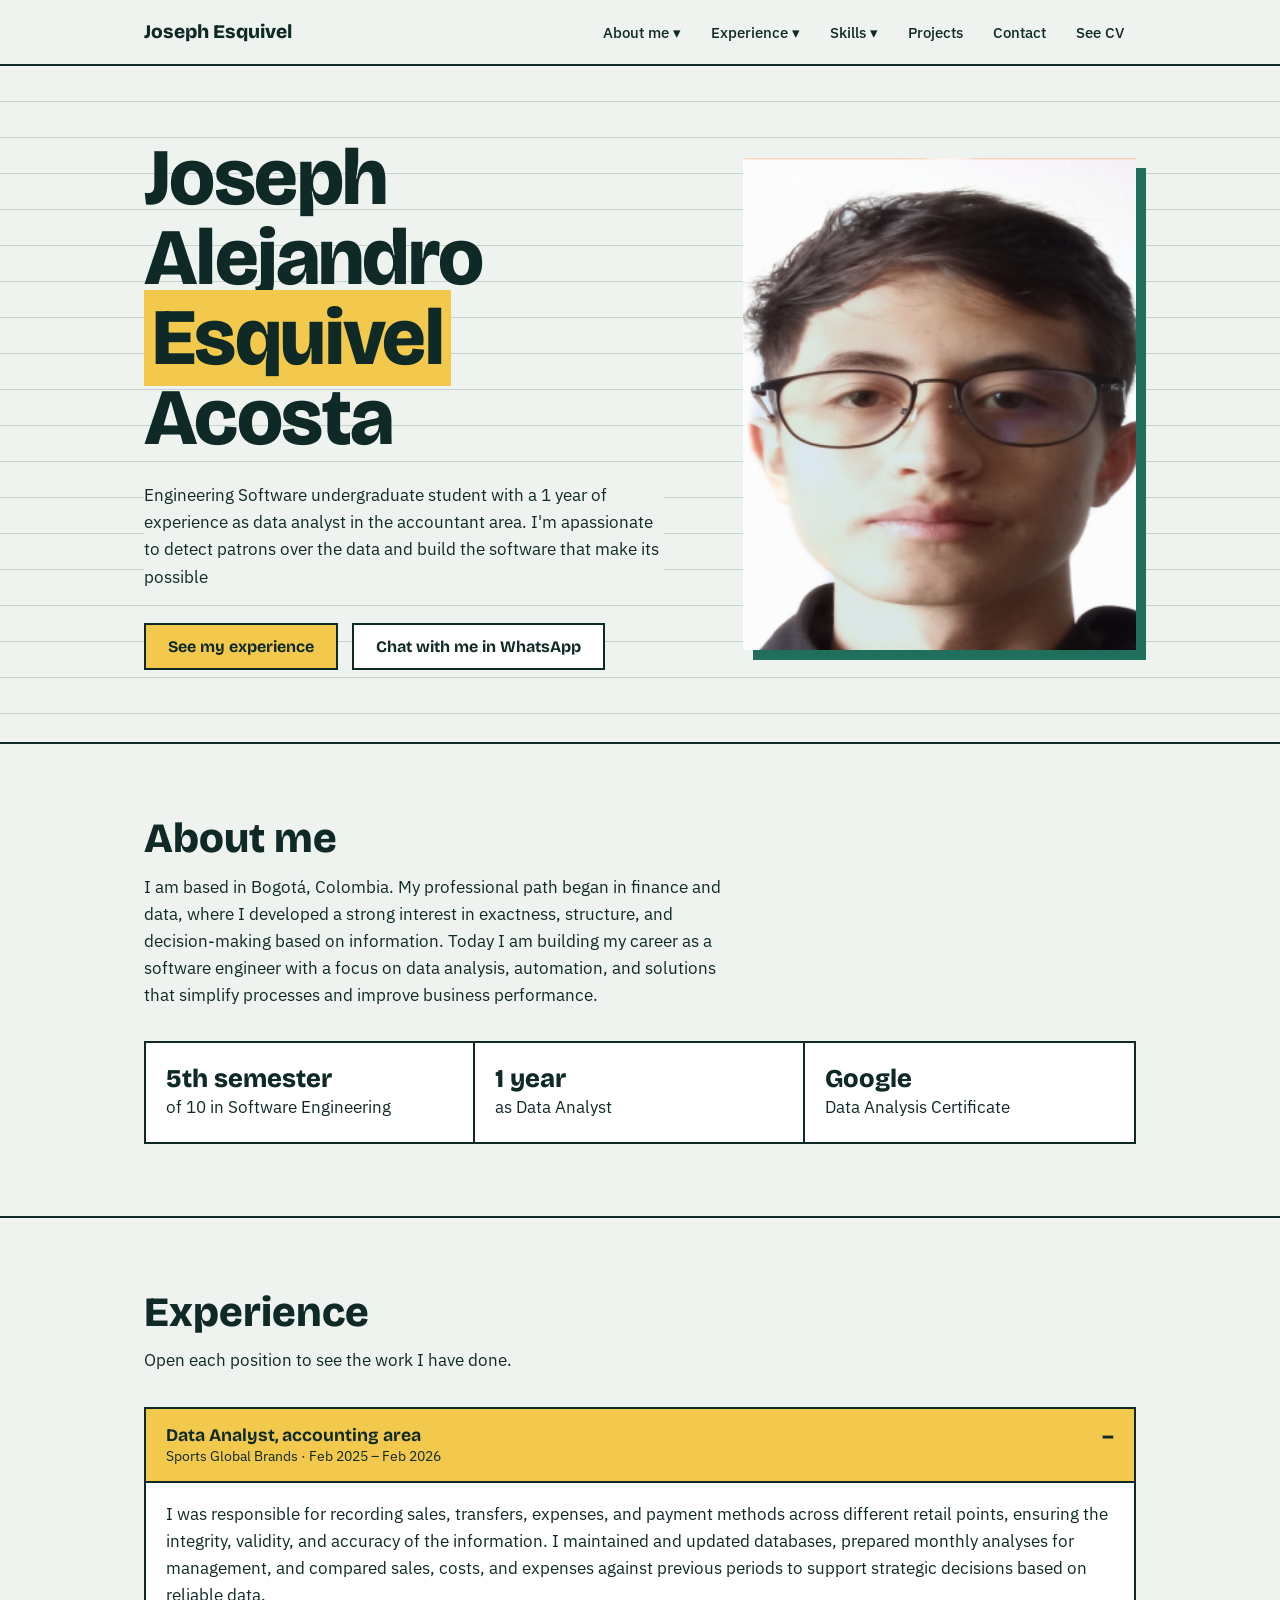
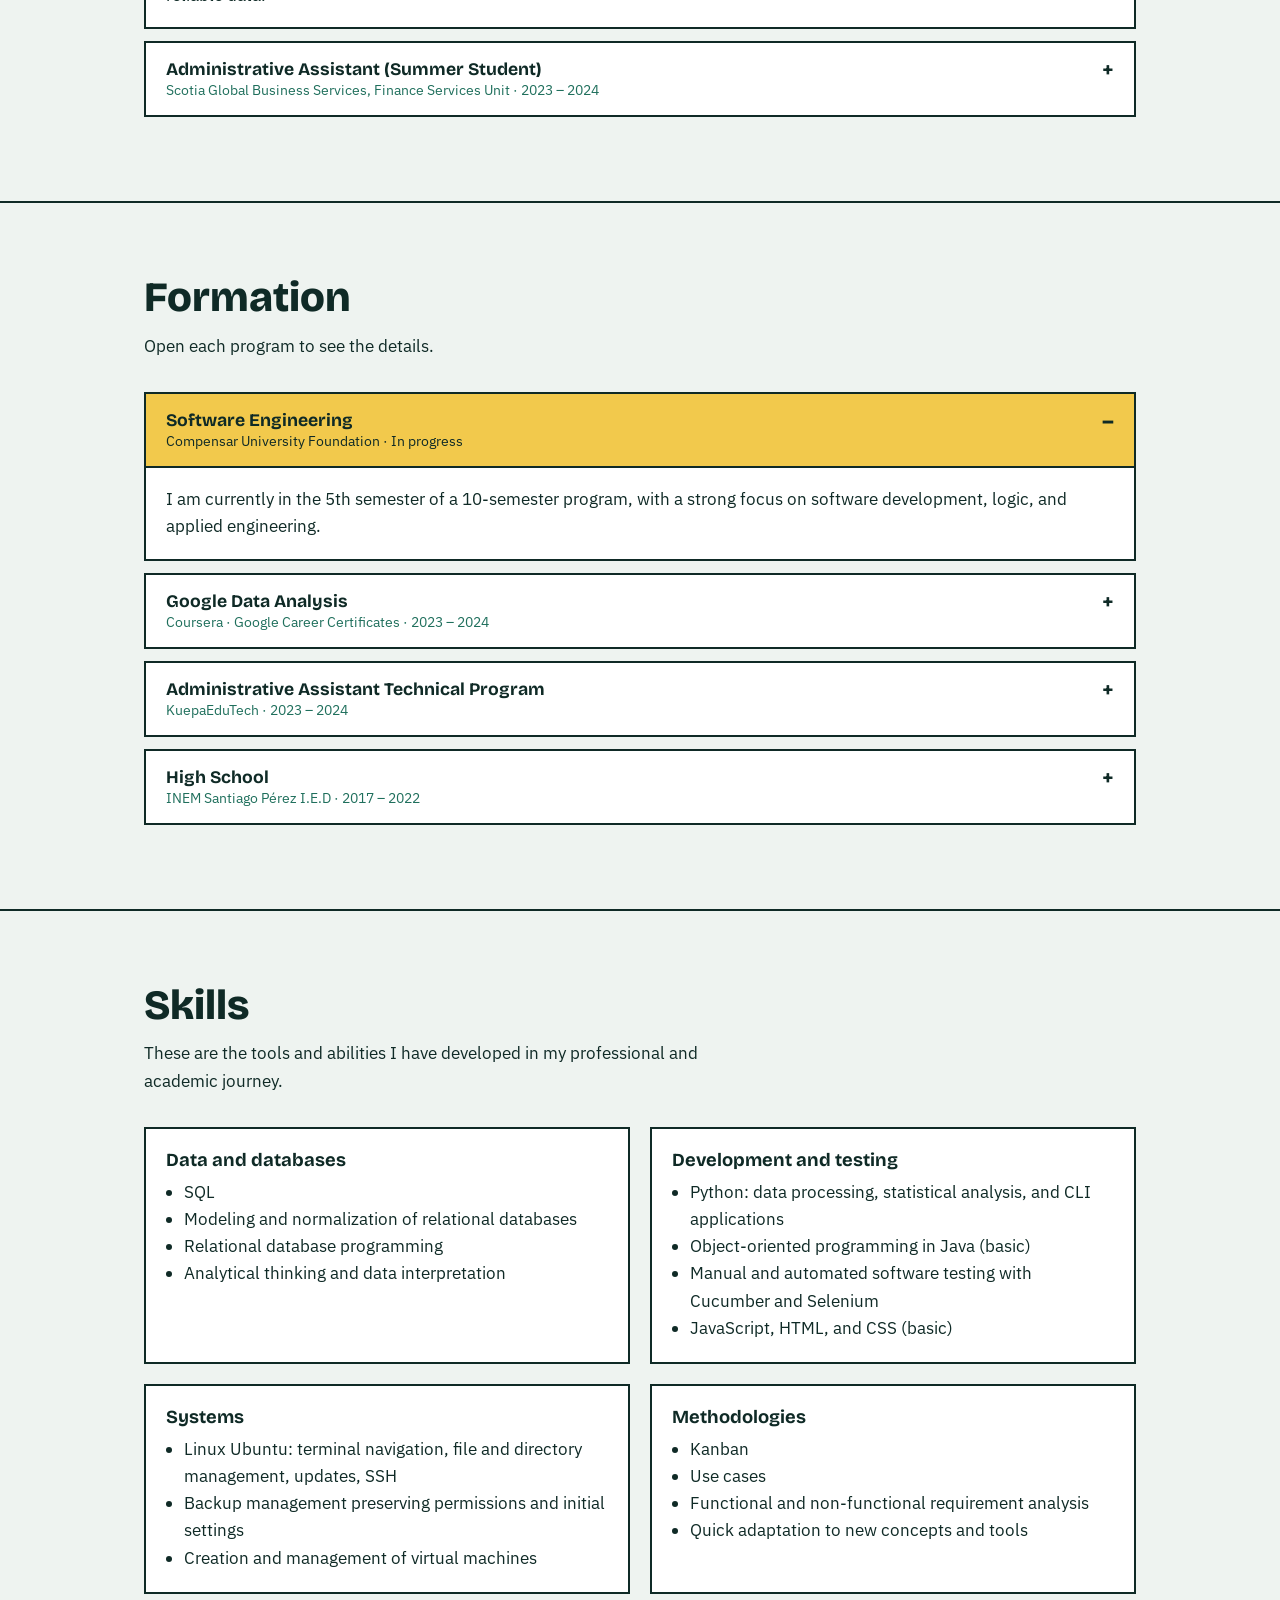
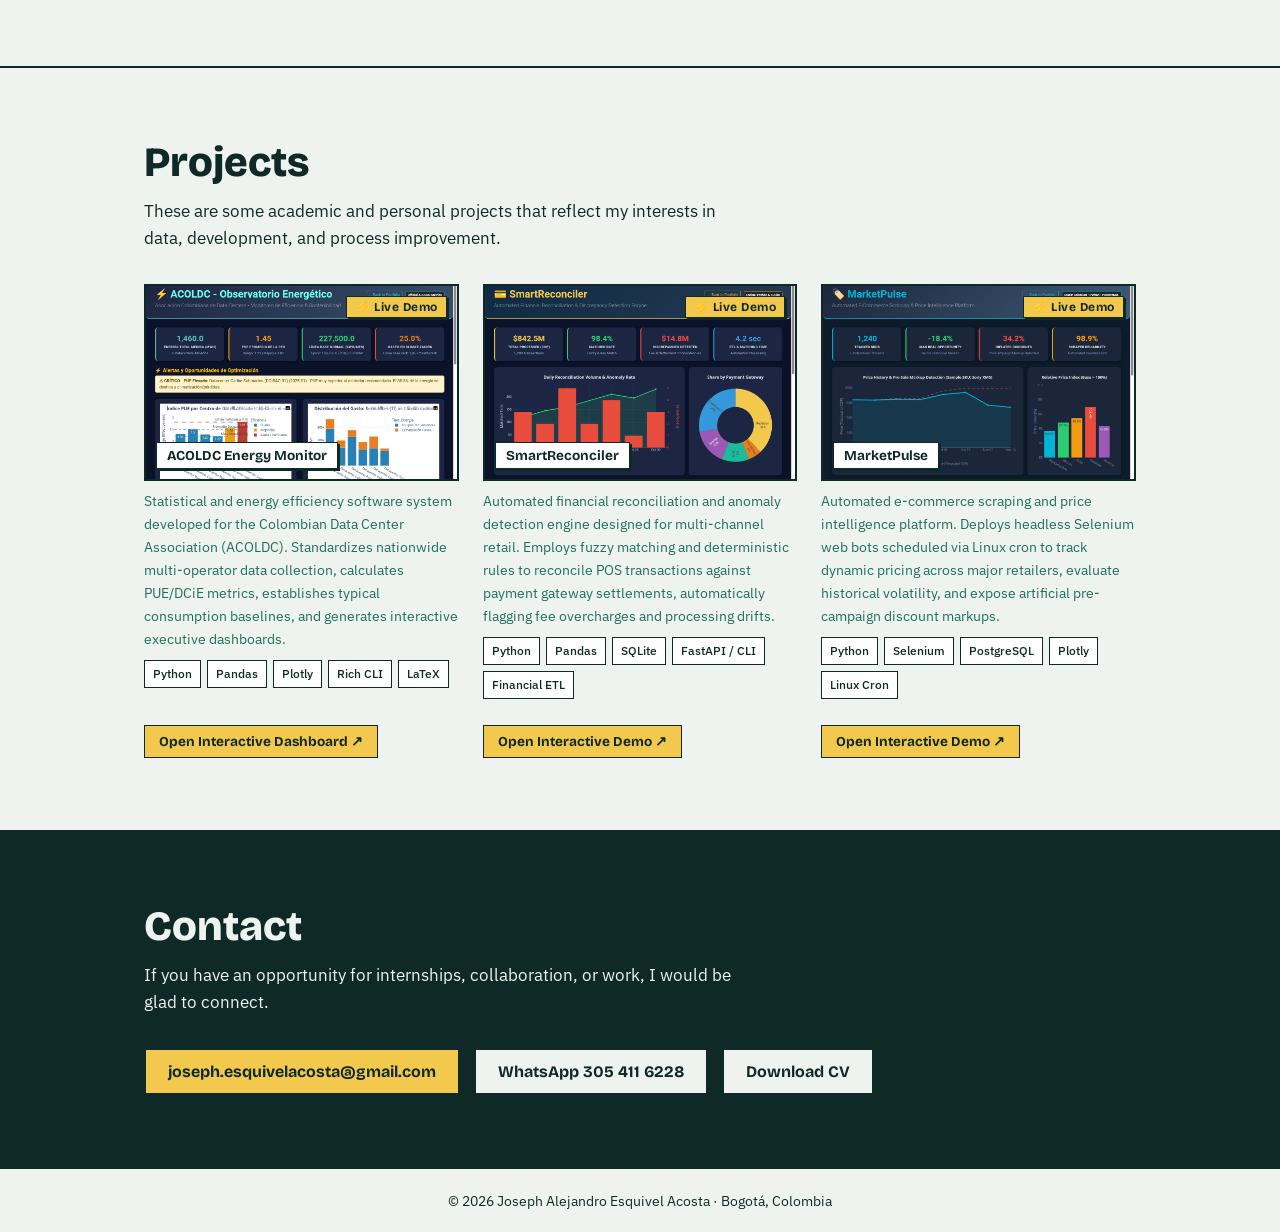
<file: index.html>
<!DOCTYPE html>
<html lang="es">
<head>
<meta charset="UTF-8">
<meta name="viewport" content="width=device-width, initial-scale=1">
<title>Joseph Esquivel | Portafolio</title>
<link rel="preconnect" href="https://fonts.googleapis.com">
<link rel="preconnect" href="https://fonts.gstatic.com" crossorigin>
<link href="https://fonts.googleapis.com/css2?family=Bricolage+Grotesque:wght@500;700;800&family=IBM+Plex+Sans:wght@400;500&display=swap" rel="stylesheet">
<link rel="stylesheet" href="styles.css">
</head>
<body>

<header>
  <nav class="wrap" aria-label="Principal">
    <a class="logo" href="index.html">Joseph Esquivel</a>
    <button class="burger" aria-expanded="false" aria-controls="menu">Menú</button>
    <ul class="menu" id="menu">
      <li>
        <button aria-expanded="false">About me</button>
        <ul class="drop">
          <li><a href="#sobre-mi">Profile<small>Software Engineering, 5th Semester </small></a></li>
          <li><a href="#formacion">Education<small>UCompensar, Google, Kuepa, INEM</small></a></li>
        </ul>
      </li>
      <li>
        <button aria-expanded="false">Experience</button>
        <ul class="drop">
          <li><a href="#sports">Sports Global Brands<small> Data Analyst accountant area · February 2025 –  February 2026</small></a></li>
          <li><a href="#scotia">Scotia Global Business Services<small>Administrative Assistant· 2023 – 2024</small></a></li>
        </ul>
      </li>
      <li>
        <button aria-expanded="false">Skills</button>
        <ul class="drop">
          <li><a href="#habilidades">Data and databases<small>SQL, modeling data, normalization data</small></a></li>
          <li><a href="#habilidades">Development and proves<small>Java, Cucumber, Selenium, web</small></a></li>
          <li><a href="#habilidades">Systems and agile methodologies <small>Linux, SSH, Virtual machines, Kanban</small></a></li>
        </ul>
      </li>
      <li><a href="#proyectos">Projects</a></li>
      <li><a href="#contacto">Contact</a></li>
      <li><a class="btn" href="Joseph%20Esquivel%20CV.pdf" target="_blank" rel="noopener">See CV</a></li>
    </ul>
  </nav>
</header>

<main>
  <div class="hero" id="inicio">
    <div class="wrap">
      <div>
        <h1>Joseph Alejandro <span>Esquivel</span> Acosta</h1>
        <p class="lead">Engineering Software undergraduate student with a 1 year of experience as data analyst in the accountant area. I'm apassionate to detect patrons over the data and build the software that make its possible</p>
        <div class="cta">
          <a class="btn" href="#experiencia">See my experience</a>
          <a class="btn alt" href="https://wa.me/573054116228" target="_blank" rel="noopener">Chat with me in WhatsApp</a>
        </div>
      </div>
      <img class="photo" src="foto-github.png" alt="Profile photo of Joseph Esquivel">
    </div>
  </div>

  <section id="sobre-mi">
    <div class="wrap">
      <h2>About me</h2>
      <p class="sub">I am based in Bogotá, Colombia. My professional path began in finance and data, where I developed a strong interest in exactness, structure, and decision-making based on information. Today I am building my career as a software engineer with a focus on data analysis, automation, and solutions that simplify processes and improve business performance.</p>
      <div class="stats">
        <div><b>5th semester</b> of 10 in Software Engineering</div>
        <div><b>1 year</b> as Data Analyst</div>
        <div><b>Google</b> Data Analysis Certificate</div>
      </div>
    </div>
  </section>

  <section id="experiencia">
    <div class="wrap">
      <h2>Experience</h2>
      <p class="sub">Open each position to see the work I have done.</p>
      <details id="sports" open>
        <summary><span> Data Analyst, accounting area <em>Sports Global Brands · Feb 2025 – Feb 2026</em></span></summary>
        <div class="det">I was responsible for recording sales, transfers, expenses, and payment methods across different retail points, ensuring the integrity, validity, and accuracy of the information. I maintained and updated databases, prepared monthly analyses for management, and compared sales, costs, and expenses against previous periods to support strategic decisions based on reliable data.</div>
      </details>
      <details id="scotia">
        <summary><span> Administrative Assistant (Summer Student)<em>Scotia Global Business Services, Finance Services Unit · 2023 – 2024</em></span></summary>
        <div class="det">I supported the registration of supplier invoices, assignment of withholding taxes, legalizations, petty cash operations, and accounting support. I created supplier records in the accounting system, managed email follow-ups, and worked with PeopleSoft to validate and organize financial information. In Excel, I performed queries, cleanup, and data manipulation of supplier-related records.</div>
      </details>
    </div>
  </section>

  <section id="formacion">
    <div class="wrap">
      <h2>Formation</h2>
      <p class="sub">Open each program to see the details.</p>
      <details open>
        <summary><span>Software Engineering<em> Compensar University Foundation · In progress</em></span></summary>
        <div class="det">I am currently in the 5th semester of a 10-semester program, with a strong focus on software development, logic, and applied engineering.</div>
      </details>
      <details>
        <summary><span>Google Data Analysis <em>Coursera · Google Career Certificates · 2023 – 2024</em></span></summary>
        <div class="det">I completed a 9-month program focused on data analysis, cleaning, visualization, and decision-making based on metrics and business context.</div>
      </details>
      <details>
        <summary><span>Administrative Assistant Technical Program <em>KuepaEduTech · 2023 – 2024</em></span></summary>
        <div class="det">This program strengthened my administrative, operational, and organizational foundations, especially in the management of information and support processes.</div>
      </details>
      <details>
        <summary><span>High School<em>INEM Santiago Pérez I.E.D · 2017 – 2022</em></span></summary>
        <div class="det">I completed my secondary education with a focus on academic development and the preparation for higher education.</div>
      </details>
    </div>
  </section>

  <section id="habilidades">
    <div class="wrap">
      <h2>Skills</h2>
      <p class="sub">These are the tools and abilities I have developed in my professional and academic journey.</p>
      <div class="skills">
        <article><h3>Data and databases</h3><ul><li>SQL</li><li>Modeling and normalization of relational databases</li><li>Relational database programming</li><li>Analytical thinking and data interpretation</li></ul></article>
        <article><h3>Development and testing</h3><ul><li>Python: data processing, statistical analysis, and CLI applications</li><li>Object-oriented programming in Java (basic)</li><li>Manual and automated software testing with Cucumber and Selenium</li><li>JavaScript, HTML, and CSS (basic)</li></ul></article>
        <article><h3>Systems</h3><ul><li>Linux Ubuntu: terminal navigation, file and directory management, updates, SSH</li><li>Backup management preserving permissions and initial settings</li><li>Creation and management of virtual machines</li></ul></article>
        <article><h3>Methodologies</h3><ul><li>Kanban</li><li>Use cases</li><li>Functional and non-functional requirement analysis</li><li>Quick adaptation to new concepts and tools</li></ul></article>
      </div>
    </div>
  </section>

  <section id="proyectos">
    <div class="wrap">
      <h2>Projects</h2>
      <p class="sub">These are some academic and personal projects that reflect my interests in data, development, and process improvement.</p>
      <div class="wire">
        <div>
          <a href="acoldc-dashboard.html" target="_blank" rel="noopener" class="ph-link" title="Open ACOLDC Interactive Dashboard">
            <div class="ph ph-image">
              <img src="acoldc-preview.png" alt="ACOLDC Energy Monitor Dashboard Preview">
              <span class="live-pill">⚡ Live Demo</span>
              <span class="ph-caption">ACOLDC Energy Monitor</span>
            </div>
          </a>
          <p>Statistical and energy efficiency software system developed for the Colombian Data Center Association (ACOLDC). Standardizes nationwide multi-operator data collection, calculates PUE/DCiE metrics, establishes typical consumption baselines, and generates interactive executive dashboards.</p>
          <div class="tags">
            <span class="tag">Python</span>
            <span class="tag">Pandas</span>
            <span class="tag">Plotly</span>
            <span class="tag">Rich CLI</span>
            <span class="tag">LaTeX</span>
          </div>
          <div>
            <a href="acoldc-dashboard.html" target="_blank" rel="noopener" class="btn-demo">Open Interactive Dashboard ↗</a>
          </div>
        </div>
        <div>
          <a href="smart-reconciler-demo.html" target="_blank" rel="noopener" class="ph-link" title="Open SmartReconciler Interactive Demo">
            <div class="ph ph-image">
              <img src="reconciler-preview.png" alt="SmartReconciler Dashboard Preview">
              <span class="live-pill">⚡ Live Demo</span>
              <span class="ph-caption">SmartReconciler</span>
            </div>
          </a>
          <p>Automated financial reconciliation and anomaly detection engine designed for multi-channel retail. Employs fuzzy matching and deterministic rules to reconcile POS transactions against payment gateway settlements, automatically flagging fee overcharges and processing drifts.</p>
          <div class="tags">
            <span class="tag">Python</span>
            <span class="tag">Pandas</span>
            <span class="tag">SQLite</span>
            <span class="tag">FastAPI / CLI</span>
            <span class="tag">Financial ETL</span>
          </div>
          <div>
            <a href="smart-reconciler-demo.html" target="_blank" rel="noopener" class="btn-demo">Open Interactive Demo ↗</a>
          </div>
        </div>
        <div>
          <a href="market-pulse-demo.html" target="_blank" rel="noopener" class="ph-link" title="Open MarketPulse Interactive Demo">
            <div class="ph ph-image">
              <img src="marketpulse-preview.png" alt="MarketPulse Dashboard Preview">
              <span class="live-pill">⚡ Live Demo</span>
              <span class="ph-caption">MarketPulse</span>
            </div>
          </a>
          <p>Automated e-commerce scraping and price intelligence platform. Deploys headless Selenium web bots scheduled via Linux cron to track dynamic pricing across major retailers, evaluate historical volatility, and expose artificial pre-campaign discount markups.</p>
          <div class="tags">
            <span class="tag">Python</span>
            <span class="tag">Selenium</span>
            <span class="tag">PostgreSQL</span>
            <span class="tag">Plotly</span>
            <span class="tag">Linux Cron</span>
          </div>
          <div>
            <a href="market-pulse-demo.html" target="_blank" rel="noopener" class="btn-demo">Open Interactive Demo ↗</a>
          </div>
        </div>
      </div>
    </div>
  </section>

  <section id="contacto">
    <div class="wrap">
      <h2>Contact</h2>
      <p class="sub">If you have an opportunity for internships, collaboration, or work, I would be glad to connect.</p>
      <div class="cta">
        <a class="btn" href="mailto:joseph.esquivelacosta@gmail.com">joseph.esquivelacosta@gmail.com</a>
        <a class="btn alt" href="https://wa.me/573054116228" target="_blank" rel="noopener">WhatsApp 305 411 6228</a>
        <a class="btn alt" href="Joseph%20Esquivel%20CV.pdf" target="_blank" rel="noopener">Download CV</a>
      </div>
    </div>
  </section>
</main>

<footer>© 2026 Joseph Alejandro Esquivel Acosta · Bogotá, Colombia</footer>

<script src="script.js"></script>
</body>
</html>
</file>
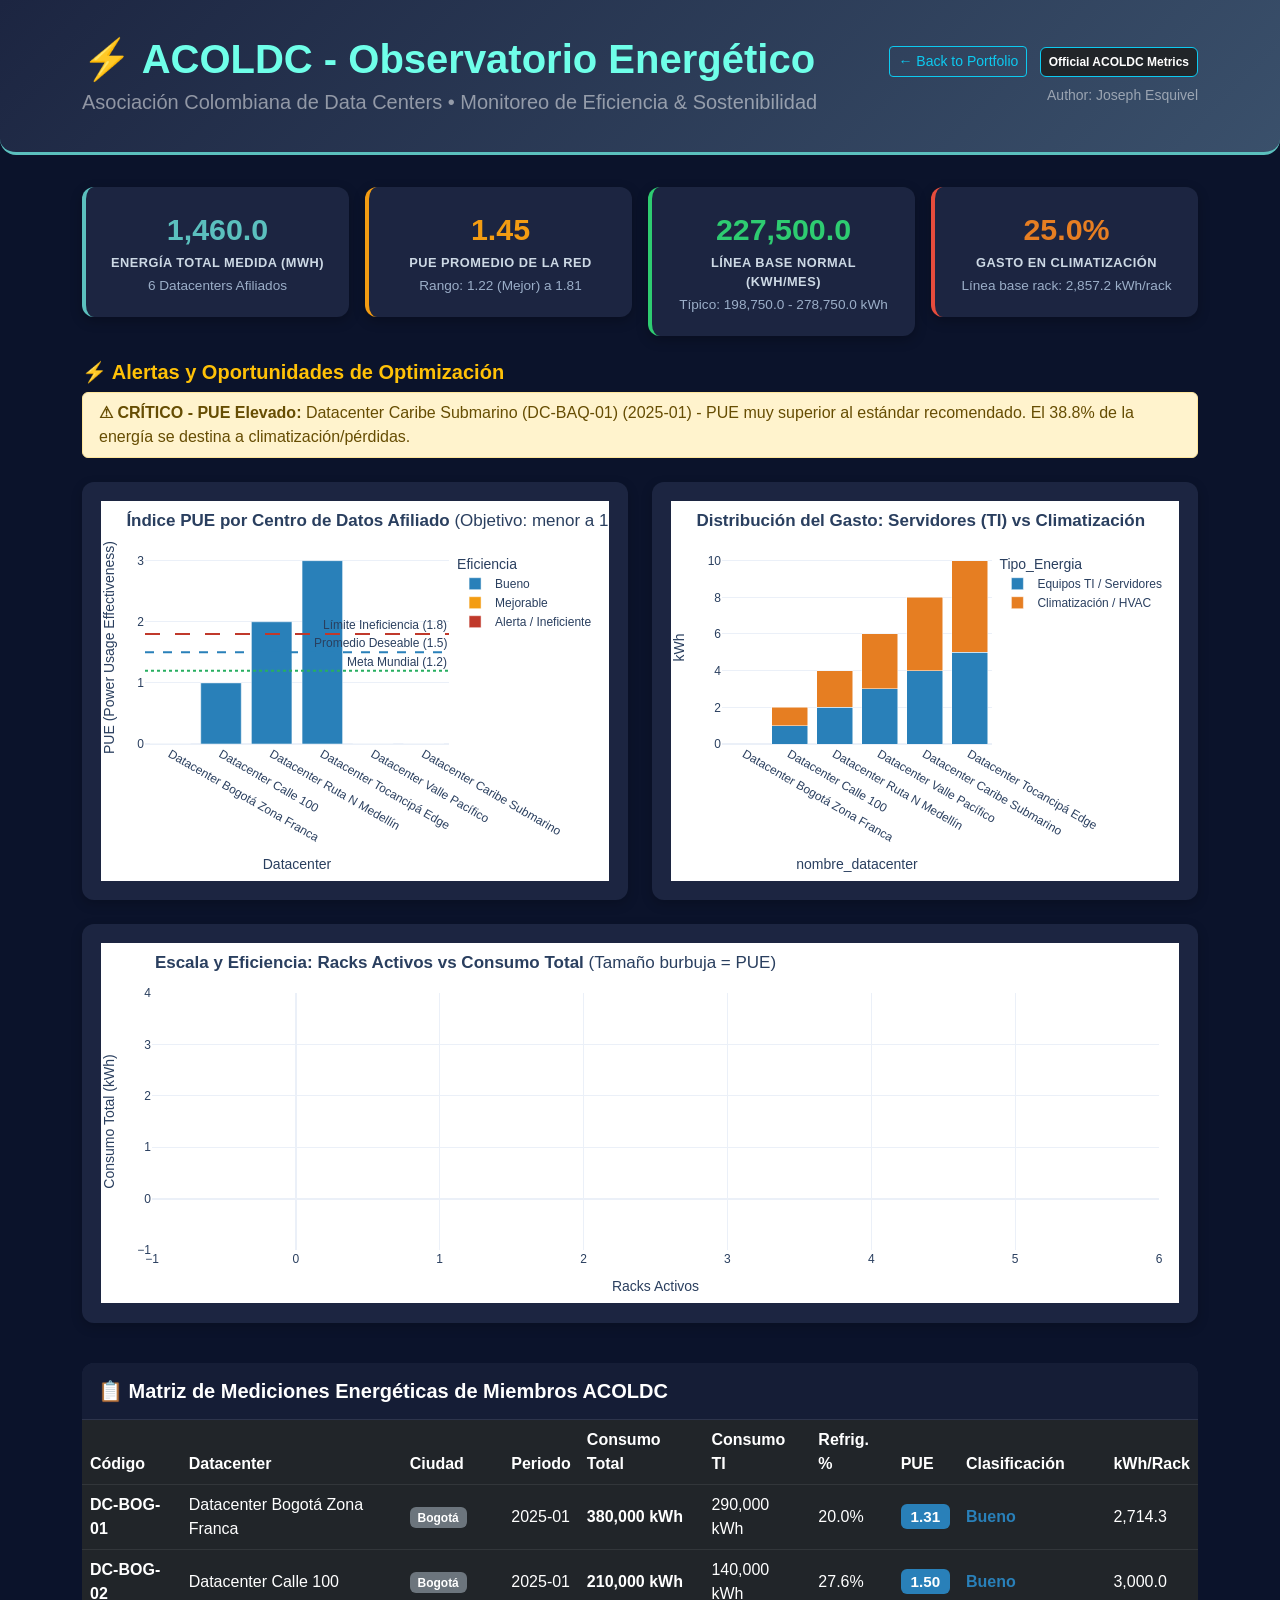
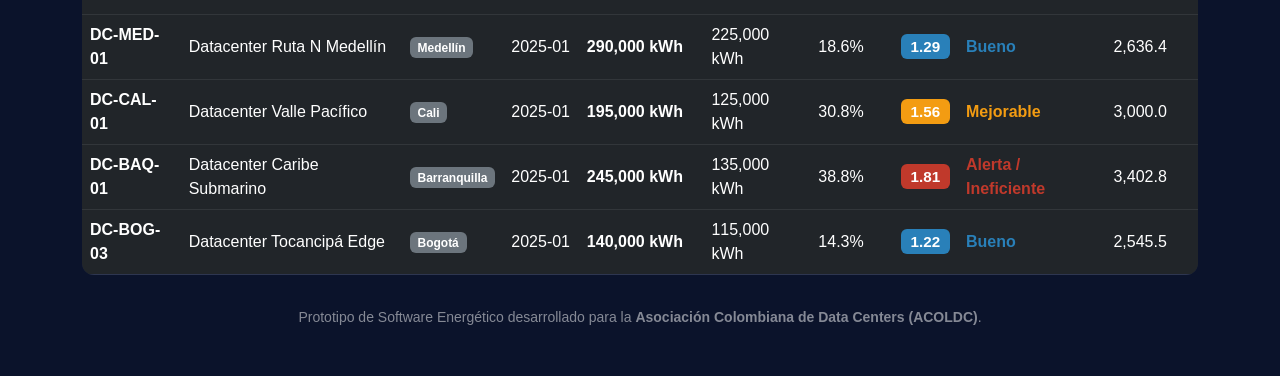
<file: acoldc-dashboard.html>
<!DOCTYPE html>
<html lang="es">
<head>
    <meta charset="UTF-8">
    <meta name="viewport" content="width=device-width, initial-scale=1.0">
    <title>ACOLDC - Observatorio de Eficiencia Energética de Data Centers</title>
    <link href="https://cdn.jsdelivr.net/npm/bootstrap@5.3.0/dist/css/bootstrap.min.css" rel="stylesheet">
    <script src="https://cdn.plot.ly/plotly-2.35.2.min.js"></script>
    <style>
        body {
            background-color: #0b132b;
            color: #e0e6ed;
            font-family: -apple-system, BlinkMacSystemFont, "Segoe UI", Roboto, sans-serif;
        }
        .header-acoldc {
            background: linear-gradient(135deg, #1c2541 0%, #3a506b 100%);
            border-bottom: 3px solid #5bc0be;
            padding: 2.2rem 1rem;
            margin-bottom: 2rem;
            border-radius: 0 0 1rem 1rem;
        }
        .metric-card {
            background: #1c2541;
            border-radius: 0.75rem;
            padding: 1.25rem;
            border-left: 4px solid #5bc0be;
            box-shadow: 0 4px 12px rgba(0,0,0,0.25);
            text-align: center;
        }
        .metric-value {
            font-size: 1.9rem;
            font-weight: 700;
            color: #5bc0be;
        }
        .metric-sub {
            font-size: 0.85rem;
            color: #9baec8;
            margin-top: 0.25rem;
        }
        .metric-label {
            font-size: 0.8rem;
            color: #cdd9e5;
            text-transform: uppercase;
            font-weight: 600;
            letter-spacing: 0.5px;
        }
        .chart-card {
            background: #1c2541;
            padding: 1.2rem;
            border-radius: 0.75rem;
            margin-bottom: 1.5rem;
            box-shadow: 0 4px 12px rgba(0,0,0,0.2);
        }
        .card-table {
            background: #1c2541;
            border-radius: 0.75rem;
            overflow: hidden;
            margin-bottom: 2rem;
        }
        .table-dark-custom {
            color: #e0e6ed;
            margin-bottom: 0;
        }
        .table-dark-custom thead {
            background-color: #0b132b;
            color: #5bc0be;
        }
        .table-dark-custom tr {
            border-bottom: 1px solid rgba(255,255,255,0.08);
        }
    </style>
</head>
<body>
    <div class="header-acoldc">
        <div class="container">
            <div class="d-flex justify-content-between align-items-center flex-wrap">
                <div>
                    <h1 class="display-6 fw-bold mb-1" style="color: #6fffe9;">⚡ ACOLDC - Observatorio Energético</h1>
                    <p class="lead mb-0 text-white-50">Asociación Colombiana de Data Centers • Monitoreo de Eficiencia & Sostenibilidad</p>
                </div>
                <div class="text-md-end mt-2 mt-md-0 d-flex flex-column align-items-md-end">
                    <div class="mb-2">
                        <a href="index.html" class="btn btn-outline-info btn-sm">← Back to Portfolio</a>
                        <span class="badge bg-dark border border-info p-2 ms-2">Official ACOLDC Metrics</span>
                    </div>
                    <div class="small text-white-50">Author: Joseph Esquivel</div>
                </div>
            </div>
        </div>
    </div>

    <div class="container mb-5">
        <!-- Tarjetas de Línea Base y KPIs de ACOLDC -->
        <div class="row g-3 mb-4">
            <div class="col-md-3 col-6">
                <div class="metric-card">
                    <div class="metric-value">1,460.0</div>
                    <div class="metric-label">Energía Total Medida (MWh)</div>
                    <div class="metric-sub">6 Datacenters Afiliados</div>
                </div>
            </div>
            <div class="col-md-3 col-6">
                <div class="metric-card" style="border-left-color: #f39c12;">
                    <div class="metric-value" style="color: #f39c12;">1.45</div>
                    <div class="metric-label">PUE Promedio de la Red</div>
                    <div class="metric-sub">Rango: 1.22 (Mejor) a 1.81</div>
                </div>
            </div>
            <div class="col-md-3 col-6">
                <div class="metric-card" style="border-left-color: #2ecc71;">
                    <div class="metric-value" style="color: #2ecc71;">227,500.0</div>
                    <div class="metric-label">Línea Base Normal (kWh/mes)</div>
                    <div class="metric-sub">Típico: 198,750.0 - 278,750.0 kWh</div>
                </div>
            </div>
            <div class="col-md-3 col-6">
                <div class="metric-card" style="border-left-color: #e74c3c;">
                    <div class="metric-value" style="color: #e67e22;">25.0%</div>
                    <div class="metric-label">Gasto en Climatización</div>
                    <div class="metric-sub">Línea base rack: 2,857.2 kWh/rack</div>
                </div>
            </div>
        </div>

        <!-- Alertas -->

        <div class="mb-4">
            <h5 class="fw-bold text-warning mb-2">⚡ Alertas y Oportunidades de Optimización</h5>

        <div class="alert alert-warning mb-2 py-2">
            <strong>⚠ CRÍTICO - PUE Elevado:</strong> Datacenter Caribe Submarino (DC-BAQ-01) (2025-01) - PUE muy superior al estándar recomendado. El 38.8% de la energía se destina a climatización/pérdidas.
        </div>

        </div>


        <!-- Gráficos Principales -->
        <div class="row">
            <div class="col-lg-6">
                <div class="chart-card">
                    <div style="height:380px; width:100%;">                            <div id="c0d8366c-8a29-4873-ad07-123c8b3df050" class="plotly-graph-div" style="height:100%; width:100%;"></div>            <script>                window.PLOTLYENV=window.PLOTLYENV || {};                                if (document.getElementById("c0d8366c-8a29-4873-ad07-123c8b3df050")) {                    Plotly.newPlot(                        "c0d8366c-8a29-4873-ad07-123c8b3df050",                        [{"hovertemplate":"Eficiencia=Bueno\u003cbr\u003eDatacenter=%{x}\u003cbr\u003ePUE (Power Usage Effectiveness)=%{text}\u003cextra\u003e\u003c\u002fextra\u003e","legendgroup":"Bueno","marker":{"color":"#2980b9","pattern":{"shape":""}},"name":"Bueno","orientation":"v","showlegend":true,"text":{"dtype":"f8","bdata":"9ihcj8L19D8AAAAAAAD4P6RwPQrXo\u002fQ\u002fhetRuB6F8z8="},"textposition":"auto","x":["Datacenter Bogot\u00e1 Zona Franca","Datacenter Calle 100","Datacenter Ruta N Medell\u00edn","Datacenter Tocancip\u00e1 Edge"],"xaxis":"x","y":{"dtype":"f8","bdata":"9ihcj8L19D8AAAAAAAD4P6RwPQrXo\u002fQ\u002fhetRuB6F8z8="},"yaxis":"y","type":"bar"},{"hovertemplate":"Eficiencia=Mejorable\u003cbr\u003eDatacenter=%{x}\u003cbr\u003ePUE (Power Usage Effectiveness)=%{text}\u003cextra\u003e\u003c\u002fextra\u003e","legendgroup":"Mejorable","marker":{"color":"#f39c12","pattern":{"shape":""}},"name":"Mejorable","orientation":"v","showlegend":true,"text":{"dtype":"f8","bdata":"9ihcj8L1+D8="},"textposition":"auto","x":["Datacenter Valle Pac\u00edfico"],"xaxis":"x","y":{"dtype":"f8","bdata":"9ihcj8L1+D8="},"yaxis":"y","type":"bar"},{"hovertemplate":"Eficiencia=Alerta \u002f Ineficiente\u003cbr\u003eDatacenter=%{x}\u003cbr\u003ePUE (Power Usage Effectiveness)=%{text}\u003cextra\u003e\u003c\u002fextra\u003e","legendgroup":"Alerta \u002f Ineficiente","marker":{"color":"#c0392b","pattern":{"shape":""}},"name":"Alerta \u002f Ineficiente","orientation":"v","showlegend":true,"text":{"dtype":"f8","bdata":"9ihcj8L1\u002fD8="},"textposition":"auto","x":["Datacenter Caribe Submarino"],"xaxis":"x","y":{"dtype":"f8","bdata":"9ihcj8L1\u002fD8="},"yaxis":"y","type":"bar"}],                        {"template":{"data":{"barpolar":[{"marker":{"line":{"color":"white","width":0.5},"pattern":{"fillmode":"overlay","size":10,"solidity":0.2}},"type":"barpolar"}],"bar":[{"error_x":{"color":"#2a3f5f"},"error_y":{"color":"#2a3f5f"},"marker":{"line":{"color":"white","width":0.5},"pattern":{"fillmode":"overlay","size":10,"solidity":0.2}},"type":"bar"}],"carpet":[{"aaxis":{"endlinecolor":"#2a3f5f","gridcolor":"#C8D4E3","linecolor":"#C8D4E3","minorgridcolor":"#C8D4E3","startlinecolor":"#2a3f5f"},"baxis":{"endlinecolor":"#2a3f5f","gridcolor":"#C8D4E3","linecolor":"#C8D4E3","minorgridcolor":"#C8D4E3","startlinecolor":"#2a3f5f"},"type":"carpet"}],"choropleth":[{"colorbar":{"outlinewidth":0,"ticks":""},"type":"choropleth"}],"contourcarpet":[{"colorbar":{"outlinewidth":0,"ticks":""},"type":"contourcarpet"}],"contour":[{"colorbar":{"outlinewidth":0,"ticks":""},"colorscale":[[0.0,"#0d0887"],[0.1111111111111111,"#46039f"],[0.2222222222222222,"#7201a8"],[0.3333333333333333,"#9c179e"],[0.4444444444444444,"#bd3786"],[0.5555555555555556,"#d8576b"],[0.6666666666666666,"#ed7953"],[0.7777777777777778,"#fb9f3a"],[0.8888888888888888,"#fdca26"],[1.0,"#f0f921"]],"type":"contour"}],"heatmap":[{"colorbar":{"outlinewidth":0,"ticks":""},"colorscale":[[0.0,"#0d0887"],[0.1111111111111111,"#46039f"],[0.2222222222222222,"#7201a8"],[0.3333333333333333,"#9c179e"],[0.4444444444444444,"#bd3786"],[0.5555555555555556,"#d8576b"],[0.6666666666666666,"#ed7953"],[0.7777777777777778,"#fb9f3a"],[0.8888888888888888,"#fdca26"],[1.0,"#f0f921"]],"type":"heatmap"}],"histogram2dcontour":[{"colorbar":{"outlinewidth":0,"ticks":""},"colorscale":[[0.0,"#0d0887"],[0.1111111111111111,"#46039f"],[0.2222222222222222,"#7201a8"],[0.3333333333333333,"#9c179e"],[0.4444444444444444,"#bd3786"],[0.5555555555555556,"#d8576b"],[0.6666666666666666,"#ed7953"],[0.7777777777777778,"#fb9f3a"],[0.8888888888888888,"#fdca26"],[1.0,"#f0f921"]],"type":"histogram2dcontour"}],"histogram2d":[{"colorbar":{"outlinewidth":0,"ticks":""},"colorscale":[[0.0,"#0d0887"],[0.1111111111111111,"#46039f"],[0.2222222222222222,"#7201a8"],[0.3333333333333333,"#9c179e"],[0.4444444444444444,"#bd3786"],[0.5555555555555556,"#d8576b"],[0.6666666666666666,"#ed7953"],[0.7777777777777778,"#fb9f3a"],[0.8888888888888888,"#fdca26"],[1.0,"#f0f921"]],"type":"histogram2d"}],"histogram":[{"marker":{"pattern":{"fillmode":"overlay","size":10,"solidity":0.2}},"type":"histogram"}],"mesh3d":[{"colorbar":{"outlinewidth":0,"ticks":""},"type":"mesh3d"}],"parcoords":[{"line":{"colorbar":{"outlinewidth":0,"ticks":""}},"type":"parcoords"}],"pie":[{"automargin":true,"type":"pie"}],"scatter3d":[{"line":{"colorbar":{"outlinewidth":0,"ticks":""}},"marker":{"colorbar":{"outlinewidth":0,"ticks":""}},"type":"scatter3d"}],"scattercarpet":[{"marker":{"colorbar":{"outlinewidth":0,"ticks":""}},"type":"scattercarpet"}],"scattergeo":[{"marker":{"colorbar":{"outlinewidth":0,"ticks":""}},"type":"scattergeo"}],"scattergl":[{"marker":{"colorbar":{"outlinewidth":0,"ticks":""}},"type":"scattergl"}],"scattermap":[{"marker":{"colorbar":{"outlinewidth":0,"ticks":""}},"type":"scattermap"}],"scatterpolargl":[{"marker":{"colorbar":{"outlinewidth":0,"ticks":""}},"type":"scatterpolargl"}],"scatterpolar":[{"marker":{"colorbar":{"outlinewidth":0,"ticks":""}},"type":"scatterpolar"}],"scatter":[{"fillpattern":{"fillmode":"overlay","size":10,"solidity":0.2},"type":"scatter"}],"scatterternary":[{"marker":{"colorbar":{"outlinewidth":0,"ticks":""}},"type":"scatterternary"}],"surface":[{"colorbar":{"outlinewidth":0,"ticks":""},"colorscale":[[0.0,"#0d0887"],[0.1111111111111111,"#46039f"],[0.2222222222222222,"#7201a8"],[0.3333333333333333,"#9c179e"],[0.4444444444444444,"#bd3786"],[0.5555555555555556,"#d8576b"],[0.6666666666666666,"#ed7953"],[0.7777777777777778,"#fb9f3a"],[0.8888888888888888,"#fdca26"],[1.0,"#f0f921"]],"type":"surface"}],"table":[{"cells":{"fill":{"color":"#EBF0F8"},"line":{"color":"white"}},"header":{"fill":{"color":"#C8D4E3"},"line":{"color":"white"}},"type":"table"}]},"layout":{"annotationdefaults":{"arrowcolor":"#2a3f5f","arrowhead":0,"arrowwidth":1},"autotypenumbers":"strict","coloraxis":{"colorbar":{"outlinewidth":0,"ticks":""}},"colorscale":{"diverging":[[0,"#8e0152"],[0.1,"#c51b7d"],[0.2,"#de77ae"],[0.3,"#f1b6da"],[0.4,"#fde0ef"],[0.5,"#f7f7f7"],[0.6,"#e6f5d0"],[0.7,"#b8e186"],[0.8,"#7fbc41"],[0.9,"#4d9221"],[1,"#276419"]],"sequential":[[0.0,"#0d0887"],[0.1111111111111111,"#46039f"],[0.2222222222222222,"#7201a8"],[0.3333333333333333,"#9c179e"],[0.4444444444444444,"#bd3786"],[0.5555555555555556,"#d8576b"],[0.6666666666666666,"#ed7953"],[0.7777777777777778,"#fb9f3a"],[0.8888888888888888,"#fdca26"],[1.0,"#f0f921"]],"sequentialminus":[[0.0,"#0d0887"],[0.1111111111111111,"#46039f"],[0.2222222222222222,"#7201a8"],[0.3333333333333333,"#9c179e"],[0.4444444444444444,"#bd3786"],[0.5555555555555556,"#d8576b"],[0.6666666666666666,"#ed7953"],[0.7777777777777778,"#fb9f3a"],[0.8888888888888888,"#fdca26"],[1.0,"#f0f921"]]},"colorway":["#636efa","#EF553B","#00cc96","#ab63fa","#FFA15A","#19d3f3","#FF6692","#B6E880","#FF97FF","#FECB52"],"font":{"color":"#2a3f5f"},"geo":{"bgcolor":"white","lakecolor":"white","landcolor":"white","showlakes":true,"showland":true,"subunitcolor":"#C8D4E3"},"hoverlabel":{"align":"left"},"hovermode":"closest","paper_bgcolor":"white","plot_bgcolor":"white","polar":{"angularaxis":{"gridcolor":"#EBF0F8","linecolor":"#EBF0F8","ticks":""},"bgcolor":"white","radialaxis":{"gridcolor":"#EBF0F8","linecolor":"#EBF0F8","ticks":""}},"scene":{"xaxis":{"backgroundcolor":"white","gridcolor":"#DFE8F3","gridwidth":2,"linecolor":"#EBF0F8","showbackground":true,"ticks":"","zerolinecolor":"#EBF0F8"},"yaxis":{"backgroundcolor":"white","gridcolor":"#DFE8F3","gridwidth":2,"linecolor":"#EBF0F8","showbackground":true,"ticks":"","zerolinecolor":"#EBF0F8"},"zaxis":{"backgroundcolor":"white","gridcolor":"#DFE8F3","gridwidth":2,"linecolor":"#EBF0F8","showbackground":true,"ticks":"","zerolinecolor":"#EBF0F8"}},"shapedefaults":{"line":{"color":"#2a3f5f"}},"ternary":{"aaxis":{"gridcolor":"#DFE8F3","linecolor":"#A2B1C6","ticks":""},"baxis":{"gridcolor":"#DFE8F3","linecolor":"#A2B1C6","ticks":""},"bgcolor":"white","caxis":{"gridcolor":"#DFE8F3","linecolor":"#A2B1C6","ticks":""}},"title":{"x":0.05},"xaxis":{"automargin":true,"gridcolor":"#EBF0F8","linecolor":"#EBF0F8","ticks":"","title":{"standoff":15},"zerolinecolor":"#EBF0F8","zerolinewidth":2},"yaxis":{"automargin":true,"gridcolor":"#EBF0F8","linecolor":"#EBF0F8","ticks":"","title":{"standoff":15},"zerolinecolor":"#EBF0F8","zerolinewidth":2}}},"xaxis":{"anchor":"y","domain":[0.0,1.0],"title":{"text":"Datacenter"}},"yaxis":{"anchor":"x","domain":[0.0,1.0],"title":{"text":"PUE (Power Usage Effectiveness)"}},"legend":{"title":{"text":"Eficiencia"},"tracegroupgap":0},"title":{"text":"\u003cb\u003e\u00cdndice PUE por Centro de Datos Afiliado\u003c\u002fb\u003e (Objetivo: menor a 1.5)"},"barmode":"relative","shapes":[{"line":{"color":"#27ae60","dash":"dot"},"type":"line","x0":0,"x1":1,"xref":"x domain","y0":1.2,"y1":1.2,"yref":"y"},{"line":{"color":"#2980b9","dash":"dash"},"type":"line","x0":0,"x1":1,"xref":"x domain","y0":1.5,"y1":1.5,"yref":"y"},{"line":{"color":"#c0392b","dash":"longdash"},"type":"line","x0":0,"x1":1,"xref":"x domain","y0":1.8,"y1":1.8,"yref":"y"}],"annotations":[{"showarrow":false,"text":"Meta Mundial (1.2)","x":1,"xanchor":"right","xref":"x domain","y":1.2,"yanchor":"bottom","yref":"y"},{"showarrow":false,"text":"Promedio Deseable (1.5)","x":1,"xanchor":"right","xref":"x domain","y":1.5,"yanchor":"bottom","yref":"y"},{"showarrow":false,"text":"L\u00edmite Ineficiencia (1.8)","x":1,"xanchor":"right","xref":"x domain","y":1.8,"yanchor":"bottom","yref":"y"}],"margin":{"l":20,"r":20,"t":50,"b":80},"height":380},                        {"responsive": true}                    )                };            </script>        </div>
                </div>
            </div>
            <div class="col-lg-6">
                <div class="chart-card">
                    <div style="height:380px; width:100%;">                            <div id="c409a61e-f2dd-4ba9-a749-1aa861df555f" class="plotly-graph-div" style="height:100%; width:100%;"></div>            <script>                window.PLOTLYENV=window.PLOTLYENV || {};                                if (document.getElementById("c409a61e-f2dd-4ba9-a749-1aa861df555f")) {                    Plotly.newPlot(                        "c409a61e-f2dd-4ba9-a749-1aa861df555f",                        [{"hovertemplate":"Tipo_Energia=Equipos TI \u002f Servidores\u003cbr\u003enombre_datacenter=%{x}\u003cbr\u003ekWh=%{y}\u003cextra\u003e\u003c\u002fextra\u003e","legendgroup":"Equipos TI \u002f Servidores","marker":{"color":"#2980b9","pattern":{"shape":""}},"name":"Equipos TI \u002f Servidores","orientation":"v","showlegend":true,"textposition":"auto","x":["Datacenter Bogot\u00e1 Zona Franca","Datacenter Calle 100","Datacenter Ruta N Medell\u00edn","Datacenter Valle Pac\u00edfico","Datacenter Caribe Submarino","Datacenter Tocancip\u00e1 Edge"],"xaxis":"x","y":{"dtype":"f8","bdata":"AAAAAECzEUEAAAAAABcBQQAAAABAdwtBAAAAAICE\u002fkAAAAAAwHoAQQAAAACAE\u002fxA"},"yaxis":"y","type":"bar"},{"hovertemplate":"Tipo_Energia=Climatizaci\u00f3n \u002f HVAC\u003cbr\u003enombre_datacenter=%{x}\u003cbr\u003ekWh=%{y}\u003cextra\u003e\u003c\u002fextra\u003e","legendgroup":"Climatizaci\u00f3n \u002f HVAC","marker":{"color":"#e67e22","pattern":{"shape":""}},"name":"Climatizaci\u00f3n \u002f HVAC","orientation":"v","showlegend":true,"textposition":"auto","x":["Datacenter Bogot\u00e1 Zona Franca","Datacenter Calle 100","Datacenter Ruta N Medell\u00edn","Datacenter Valle Pac\u00edfico","Datacenter Caribe Submarino","Datacenter Tocancip\u00e1 Edge"],"xaxis":"x","y":{"dtype":"f8","bdata":"AAAAAACO8kAAAAAAAFLsQAAAAAAAXupAAAAAAABM7UAAAAAAgDH3QAAAAAAAiNNA"},"yaxis":"y","type":"bar"}],                        {"template":{"data":{"barpolar":[{"marker":{"line":{"color":"white","width":0.5},"pattern":{"fillmode":"overlay","size":10,"solidity":0.2}},"type":"barpolar"}],"bar":[{"error_x":{"color":"#2a3f5f"},"error_y":{"color":"#2a3f5f"},"marker":{"line":{"color":"white","width":0.5},"pattern":{"fillmode":"overlay","size":10,"solidity":0.2}},"type":"bar"}],"carpet":[{"aaxis":{"endlinecolor":"#2a3f5f","gridcolor":"#C8D4E3","linecolor":"#C8D4E3","minorgridcolor":"#C8D4E3","startlinecolor":"#2a3f5f"},"baxis":{"endlinecolor":"#2a3f5f","gridcolor":"#C8D4E3","linecolor":"#C8D4E3","minorgridcolor":"#C8D4E3","startlinecolor":"#2a3f5f"},"type":"carpet"}],"choropleth":[{"colorbar":{"outlinewidth":0,"ticks":""},"type":"choropleth"}],"contourcarpet":[{"colorbar":{"outlinewidth":0,"ticks":""},"type":"contourcarpet"}],"contour":[{"colorbar":{"outlinewidth":0,"ticks":""},"colorscale":[[0.0,"#0d0887"],[0.1111111111111111,"#46039f"],[0.2222222222222222,"#7201a8"],[0.3333333333333333,"#9c179e"],[0.4444444444444444,"#bd3786"],[0.5555555555555556,"#d8576b"],[0.6666666666666666,"#ed7953"],[0.7777777777777778,"#fb9f3a"],[0.8888888888888888,"#fdca26"],[1.0,"#f0f921"]],"type":"contour"}],"heatmap":[{"colorbar":{"outlinewidth":0,"ticks":""},"colorscale":[[0.0,"#0d0887"],[0.1111111111111111,"#46039f"],[0.2222222222222222,"#7201a8"],[0.3333333333333333,"#9c179e"],[0.4444444444444444,"#bd3786"],[0.5555555555555556,"#d8576b"],[0.6666666666666666,"#ed7953"],[0.7777777777777778,"#fb9f3a"],[0.8888888888888888,"#fdca26"],[1.0,"#f0f921"]],"type":"heatmap"}],"histogram2dcontour":[{"colorbar":{"outlinewidth":0,"ticks":""},"colorscale":[[0.0,"#0d0887"],[0.1111111111111111,"#46039f"],[0.2222222222222222,"#7201a8"],[0.3333333333333333,"#9c179e"],[0.4444444444444444,"#bd3786"],[0.5555555555555556,"#d8576b"],[0.6666666666666666,"#ed7953"],[0.7777777777777778,"#fb9f3a"],[0.8888888888888888,"#fdca26"],[1.0,"#f0f921"]],"type":"histogram2dcontour"}],"histogram2d":[{"colorbar":{"outlinewidth":0,"ticks":""},"colorscale":[[0.0,"#0d0887"],[0.1111111111111111,"#46039f"],[0.2222222222222222,"#7201a8"],[0.3333333333333333,"#9c179e"],[0.4444444444444444,"#bd3786"],[0.5555555555555556,"#d8576b"],[0.6666666666666666,"#ed7953"],[0.7777777777777778,"#fb9f3a"],[0.8888888888888888,"#fdca26"],[1.0,"#f0f921"]],"type":"histogram2d"}],"histogram":[{"marker":{"pattern":{"fillmode":"overlay","size":10,"solidity":0.2}},"type":"histogram"}],"mesh3d":[{"colorbar":{"outlinewidth":0,"ticks":""},"type":"mesh3d"}],"parcoords":[{"line":{"colorbar":{"outlinewidth":0,"ticks":""}},"type":"parcoords"}],"pie":[{"automargin":true,"type":"pie"}],"scatter3d":[{"line":{"colorbar":{"outlinewidth":0,"ticks":""}},"marker":{"colorbar":{"outlinewidth":0,"ticks":""}},"type":"scatter3d"}],"scattercarpet":[{"marker":{"colorbar":{"outlinewidth":0,"ticks":""}},"type":"scattercarpet"}],"scattergeo":[{"marker":{"colorbar":{"outlinewidth":0,"ticks":""}},"type":"scattergeo"}],"scattergl":[{"marker":{"colorbar":{"outlinewidth":0,"ticks":""}},"type":"scattergl"}],"scattermap":[{"marker":{"colorbar":{"outlinewidth":0,"ticks":""}},"type":"scattermap"}],"scatterpolargl":[{"marker":{"colorbar":{"outlinewidth":0,"ticks":""}},"type":"scatterpolargl"}],"scatterpolar":[{"marker":{"colorbar":{"outlinewidth":0,"ticks":""}},"type":"scatterpolar"}],"scatter":[{"fillpattern":{"fillmode":"overlay","size":10,"solidity":0.2},"type":"scatter"}],"scatterternary":[{"marker":{"colorbar":{"outlinewidth":0,"ticks":""}},"type":"scatterternary"}],"surface":[{"colorbar":{"outlinewidth":0,"ticks":""},"colorscale":[[0.0,"#0d0887"],[0.1111111111111111,"#46039f"],[0.2222222222222222,"#7201a8"],[0.3333333333333333,"#9c179e"],[0.4444444444444444,"#bd3786"],[0.5555555555555556,"#d8576b"],[0.6666666666666666,"#ed7953"],[0.7777777777777778,"#fb9f3a"],[0.8888888888888888,"#fdca26"],[1.0,"#f0f921"]],"type":"surface"}],"table":[{"cells":{"fill":{"color":"#EBF0F8"},"line":{"color":"white"}},"header":{"fill":{"color":"#C8D4E3"},"line":{"color":"white"}},"type":"table"}]},"layout":{"annotationdefaults":{"arrowcolor":"#2a3f5f","arrowhead":0,"arrowwidth":1},"autotypenumbers":"strict","coloraxis":{"colorbar":{"outlinewidth":0,"ticks":""}},"colorscale":{"diverging":[[0,"#8e0152"],[0.1,"#c51b7d"],[0.2,"#de77ae"],[0.3,"#f1b6da"],[0.4,"#fde0ef"],[0.5,"#f7f7f7"],[0.6,"#e6f5d0"],[0.7,"#b8e186"],[0.8,"#7fbc41"],[0.9,"#4d9221"],[1,"#276419"]],"sequential":[[0.0,"#0d0887"],[0.1111111111111111,"#46039f"],[0.2222222222222222,"#7201a8"],[0.3333333333333333,"#9c179e"],[0.4444444444444444,"#bd3786"],[0.5555555555555556,"#d8576b"],[0.6666666666666666,"#ed7953"],[0.7777777777777778,"#fb9f3a"],[0.8888888888888888,"#fdca26"],[1.0,"#f0f921"]],"sequentialminus":[[0.0,"#0d0887"],[0.1111111111111111,"#46039f"],[0.2222222222222222,"#7201a8"],[0.3333333333333333,"#9c179e"],[0.4444444444444444,"#bd3786"],[0.5555555555555556,"#d8576b"],[0.6666666666666666,"#ed7953"],[0.7777777777777778,"#fb9f3a"],[0.8888888888888888,"#fdca26"],[1.0,"#f0f921"]]},"colorway":["#636efa","#EF553B","#00cc96","#ab63fa","#FFA15A","#19d3f3","#FF6692","#B6E880","#FF97FF","#FECB52"],"font":{"color":"#2a3f5f"},"geo":{"bgcolor":"white","lakecolor":"white","landcolor":"white","showlakes":true,"showland":true,"subunitcolor":"#C8D4E3"},"hoverlabel":{"align":"left"},"hovermode":"closest","paper_bgcolor":"white","plot_bgcolor":"white","polar":{"angularaxis":{"gridcolor":"#EBF0F8","linecolor":"#EBF0F8","ticks":""},"bgcolor":"white","radialaxis":{"gridcolor":"#EBF0F8","linecolor":"#EBF0F8","ticks":""}},"scene":{"xaxis":{"backgroundcolor":"white","gridcolor":"#DFE8F3","gridwidth":2,"linecolor":"#EBF0F8","showbackground":true,"ticks":"","zerolinecolor":"#EBF0F8"},"yaxis":{"backgroundcolor":"white","gridcolor":"#DFE8F3","gridwidth":2,"linecolor":"#EBF0F8","showbackground":true,"ticks":"","zerolinecolor":"#EBF0F8"},"zaxis":{"backgroundcolor":"white","gridcolor":"#DFE8F3","gridwidth":2,"linecolor":"#EBF0F8","showbackground":true,"ticks":"","zerolinecolor":"#EBF0F8"}},"shapedefaults":{"line":{"color":"#2a3f5f"}},"ternary":{"aaxis":{"gridcolor":"#DFE8F3","linecolor":"#A2B1C6","ticks":""},"baxis":{"gridcolor":"#DFE8F3","linecolor":"#A2B1C6","ticks":""},"bgcolor":"white","caxis":{"gridcolor":"#DFE8F3","linecolor":"#A2B1C6","ticks":""}},"title":{"x":0.05},"xaxis":{"automargin":true,"gridcolor":"#EBF0F8","linecolor":"#EBF0F8","ticks":"","title":{"standoff":15},"zerolinecolor":"#EBF0F8","zerolinewidth":2},"yaxis":{"automargin":true,"gridcolor":"#EBF0F8","linecolor":"#EBF0F8","ticks":"","title":{"standoff":15},"zerolinecolor":"#EBF0F8","zerolinewidth":2}}},"xaxis":{"anchor":"y","domain":[0.0,1.0],"title":{"text":"nombre_datacenter"}},"yaxis":{"anchor":"x","domain":[0.0,1.0],"title":{"text":"kWh"}},"legend":{"title":{"text":"Tipo_Energia"},"tracegroupgap":0},"title":{"text":"\u003cb\u003eDistribuci\u00f3n del Gasto: Servidores (TI) vs Climatizaci\u00f3n\u003c\u002fb\u003e"},"barmode":"stack","margin":{"l":20,"r":20,"t":50,"b":80},"height":380},                        {"responsive": true}                    )                };            </script>        </div>
                </div>
            </div>

            <div class="col-12">
                <div class="chart-card">
                    <div style="height:360px; width:100%;">                            <div id="ce015ca8-2e77-444f-871d-93537876e293" class="plotly-graph-div" style="height:100%; width:100%;"></div>            <script>                window.PLOTLYENV=window.PLOTLYENV || {};                                if (document.getElementById("ce015ca8-2e77-444f-871d-93537876e293")) {                    Plotly.newPlot(                        "ce015ca8-2e77-444f-871d-93537876e293",                        [{"hovertemplate":"\u003cb\u003e%{hovertext}\u003c\u002fb\u003e\u003cbr\u003e\u003cbr\u003eciudad=Bogot\u00e1\u003cbr\u003eRacks Activos=%{x}\u003cbr\u003eConsumo Total (kWh)=%{y}\u003cbr\u003epue=%{marker.size}\u003cextra\u003e\u003c\u002fextra\u003e","hovertext":["Datacenter Bogot\u00e1 Zona Franca","Datacenter Calle 100","Datacenter Tocancip\u00e1 Edge"],"legendgroup":"Bogot\u00e1","marker":{"color":"#636efa","size":{"dtype":"f8","bdata":"9ihcj8L19D8AAAAAAAD4P4XrUbgehfM\u002f"},"sizemode":"area","sizeref":0.004525,"symbol":"circle"},"mode":"markers","name":"Bogot\u00e1","orientation":"v","showlegend":true,"x":{"dtype":"i2","bdata":"jABGADcA"},"xaxis":"x","y":{"dtype":"f8","bdata":"AAAAAIAxF0EAAAAAgKIJQQAAAAAAFwFB"},"yaxis":"y","type":"scatter"},{"hovertemplate":"\u003cb\u003e%{hovertext}\u003c\u002fb\u003e\u003cbr\u003e\u003cbr\u003eciudad=Medell\u00edn\u003cbr\u003eRacks Activos=%{x}\u003cbr\u003eConsumo Total (kWh)=%{y}\u003cbr\u003epue=%{marker.size}\u003cextra\u003e\u003c\u002fextra\u003e","hovertext":["Datacenter Ruta N Medell\u00edn"],"legendgroup":"Medell\u00edn","marker":{"color":"#EF553B","size":{"dtype":"f8","bdata":"pHA9Ctej9D8="},"sizemode":"area","sizeref":0.004525,"symbol":"circle"},"mode":"markers","name":"Medell\u00edn","orientation":"v","showlegend":true,"x":{"dtype":"i1","bdata":"bg=="},"xaxis":"x","y":{"dtype":"f8","bdata":"AAAAAECzEUE="},"yaxis":"y","type":"scatter"},{"hovertemplate":"\u003cb\u003e%{hovertext}\u003c\u002fb\u003e\u003cbr\u003e\u003cbr\u003eciudad=Cali\u003cbr\u003eRacks Activos=%{x}\u003cbr\u003eConsumo Total (kWh)=%{y}\u003cbr\u003epue=%{marker.size}\u003cextra\u003e\u003c\u002fextra\u003e","hovertext":["Datacenter Valle Pac\u00edfico"],"legendgroup":"Cali","marker":{"color":"#00cc96","size":{"dtype":"f8","bdata":"9ihcj8L1+D8="},"sizemode":"area","sizeref":0.004525,"symbol":"circle"},"mode":"markers","name":"Cali","orientation":"v","showlegend":true,"x":{"dtype":"i1","bdata":"QQ=="},"xaxis":"x","y":{"dtype":"f8","bdata":"AAAAAMDNB0E="},"yaxis":"y","type":"scatter"},{"hovertemplate":"\u003cb\u003e%{hovertext}\u003c\u002fb\u003e\u003cbr\u003e\u003cbr\u003eciudad=Barranquilla\u003cbr\u003eRacks Activos=%{x}\u003cbr\u003eConsumo Total (kWh)=%{y}\u003cbr\u003epue=%{marker.size}\u003cextra\u003e\u003c\u002fextra\u003e","hovertext":["Datacenter Caribe Submarino"],"legendgroup":"Barranquilla","marker":{"color":"#ab63fa","size":{"dtype":"f8","bdata":"9ihcj8L1\u002fD8="},"sizemode":"area","sizeref":0.004525,"symbol":"circle"},"mode":"markers","name":"Barranquilla","orientation":"v","showlegend":true,"x":{"dtype":"i1","bdata":"SA=="},"xaxis":"x","y":{"dtype":"f8","bdata":"AAAAAEDoDUE="},"yaxis":"y","type":"scatter"}],                        {"template":{"data":{"barpolar":[{"marker":{"line":{"color":"white","width":0.5},"pattern":{"fillmode":"overlay","size":10,"solidity":0.2}},"type":"barpolar"}],"bar":[{"error_x":{"color":"#2a3f5f"},"error_y":{"color":"#2a3f5f"},"marker":{"line":{"color":"white","width":0.5},"pattern":{"fillmode":"overlay","size":10,"solidity":0.2}},"type":"bar"}],"carpet":[{"aaxis":{"endlinecolor":"#2a3f5f","gridcolor":"#C8D4E3","linecolor":"#C8D4E3","minorgridcolor":"#C8D4E3","startlinecolor":"#2a3f5f"},"baxis":{"endlinecolor":"#2a3f5f","gridcolor":"#C8D4E3","linecolor":"#C8D4E3","minorgridcolor":"#C8D4E3","startlinecolor":"#2a3f5f"},"type":"carpet"}],"choropleth":[{"colorbar":{"outlinewidth":0,"ticks":""},"type":"choropleth"}],"contourcarpet":[{"colorbar":{"outlinewidth":0,"ticks":""},"type":"contourcarpet"}],"contour":[{"colorbar":{"outlinewidth":0,"ticks":""},"colorscale":[[0.0,"#0d0887"],[0.1111111111111111,"#46039f"],[0.2222222222222222,"#7201a8"],[0.3333333333333333,"#9c179e"],[0.4444444444444444,"#bd3786"],[0.5555555555555556,"#d8576b"],[0.6666666666666666,"#ed7953"],[0.7777777777777778,"#fb9f3a"],[0.8888888888888888,"#fdca26"],[1.0,"#f0f921"]],"type":"contour"}],"heatmap":[{"colorbar":{"outlinewidth":0,"ticks":""},"colorscale":[[0.0,"#0d0887"],[0.1111111111111111,"#46039f"],[0.2222222222222222,"#7201a8"],[0.3333333333333333,"#9c179e"],[0.4444444444444444,"#bd3786"],[0.5555555555555556,"#d8576b"],[0.6666666666666666,"#ed7953"],[0.7777777777777778,"#fb9f3a"],[0.8888888888888888,"#fdca26"],[1.0,"#f0f921"]],"type":"heatmap"}],"histogram2dcontour":[{"colorbar":{"outlinewidth":0,"ticks":""},"colorscale":[[0.0,"#0d0887"],[0.1111111111111111,"#46039f"],[0.2222222222222222,"#7201a8"],[0.3333333333333333,"#9c179e"],[0.4444444444444444,"#bd3786"],[0.5555555555555556,"#d8576b"],[0.6666666666666666,"#ed7953"],[0.7777777777777778,"#fb9f3a"],[0.8888888888888888,"#fdca26"],[1.0,"#f0f921"]],"type":"histogram2dcontour"}],"histogram2d":[{"colorbar":{"outlinewidth":0,"ticks":""},"colorscale":[[0.0,"#0d0887"],[0.1111111111111111,"#46039f"],[0.2222222222222222,"#7201a8"],[0.3333333333333333,"#9c179e"],[0.4444444444444444,"#bd3786"],[0.5555555555555556,"#d8576b"],[0.6666666666666666,"#ed7953"],[0.7777777777777778,"#fb9f3a"],[0.8888888888888888,"#fdca26"],[1.0,"#f0f921"]],"type":"histogram2d"}],"histogram":[{"marker":{"pattern":{"fillmode":"overlay","size":10,"solidity":0.2}},"type":"histogram"}],"mesh3d":[{"colorbar":{"outlinewidth":0,"ticks":""},"type":"mesh3d"}],"parcoords":[{"line":{"colorbar":{"outlinewidth":0,"ticks":""}},"type":"parcoords"}],"pie":[{"automargin":true,"type":"pie"}],"scatter3d":[{"line":{"colorbar":{"outlinewidth":0,"ticks":""}},"marker":{"colorbar":{"outlinewidth":0,"ticks":""}},"type":"scatter3d"}],"scattercarpet":[{"marker":{"colorbar":{"outlinewidth":0,"ticks":""}},"type":"scattercarpet"}],"scattergeo":[{"marker":{"colorbar":{"outlinewidth":0,"ticks":""}},"type":"scattergeo"}],"scattergl":[{"marker":{"colorbar":{"outlinewidth":0,"ticks":""}},"type":"scattergl"}],"scattermap":[{"marker":{"colorbar":{"outlinewidth":0,"ticks":""}},"type":"scattermap"}],"scatterpolargl":[{"marker":{"colorbar":{"outlinewidth":0,"ticks":""}},"type":"scatterpolargl"}],"scatterpolar":[{"marker":{"colorbar":{"outlinewidth":0,"ticks":""}},"type":"scatterpolar"}],"scatter":[{"fillpattern":{"fillmode":"overlay","size":10,"solidity":0.2},"type":"scatter"}],"scatterternary":[{"marker":{"colorbar":{"outlinewidth":0,"ticks":""}},"type":"scatterternary"}],"surface":[{"colorbar":{"outlinewidth":0,"ticks":""},"colorscale":[[0.0,"#0d0887"],[0.1111111111111111,"#46039f"],[0.2222222222222222,"#7201a8"],[0.3333333333333333,"#9c179e"],[0.4444444444444444,"#bd3786"],[0.5555555555555556,"#d8576b"],[0.6666666666666666,"#ed7953"],[0.7777777777777778,"#fb9f3a"],[0.8888888888888888,"#fdca26"],[1.0,"#f0f921"]],"type":"surface"}],"table":[{"cells":{"fill":{"color":"#EBF0F8"},"line":{"color":"white"}},"header":{"fill":{"color":"#C8D4E3"},"line":{"color":"white"}},"type":"table"}]},"layout":{"annotationdefaults":{"arrowcolor":"#2a3f5f","arrowhead":0,"arrowwidth":1},"autotypenumbers":"strict","coloraxis":{"colorbar":{"outlinewidth":0,"ticks":""}},"colorscale":{"diverging":[[0,"#8e0152"],[0.1,"#c51b7d"],[0.2,"#de77ae"],[0.3,"#f1b6da"],[0.4,"#fde0ef"],[0.5,"#f7f7f7"],[0.6,"#e6f5d0"],[0.7,"#b8e186"],[0.8,"#7fbc41"],[0.9,"#4d9221"],[1,"#276419"]],"sequential":[[0.0,"#0d0887"],[0.1111111111111111,"#46039f"],[0.2222222222222222,"#7201a8"],[0.3333333333333333,"#9c179e"],[0.4444444444444444,"#bd3786"],[0.5555555555555556,"#d8576b"],[0.6666666666666666,"#ed7953"],[0.7777777777777778,"#fb9f3a"],[0.8888888888888888,"#fdca26"],[1.0,"#f0f921"]],"sequentialminus":[[0.0,"#0d0887"],[0.1111111111111111,"#46039f"],[0.2222222222222222,"#7201a8"],[0.3333333333333333,"#9c179e"],[0.4444444444444444,"#bd3786"],[0.5555555555555556,"#d8576b"],[0.6666666666666666,"#ed7953"],[0.7777777777777778,"#fb9f3a"],[0.8888888888888888,"#fdca26"],[1.0,"#f0f921"]]},"colorway":["#636efa","#EF553B","#00cc96","#ab63fa","#FFA15A","#19d3f3","#FF6692","#B6E880","#FF97FF","#FECB52"],"font":{"color":"#2a3f5f"},"geo":{"bgcolor":"white","lakecolor":"white","landcolor":"white","showlakes":true,"showland":true,"subunitcolor":"#C8D4E3"},"hoverlabel":{"align":"left"},"hovermode":"closest","paper_bgcolor":"white","plot_bgcolor":"white","polar":{"angularaxis":{"gridcolor":"#EBF0F8","linecolor":"#EBF0F8","ticks":""},"bgcolor":"white","radialaxis":{"gridcolor":"#EBF0F8","linecolor":"#EBF0F8","ticks":""}},"scene":{"xaxis":{"backgroundcolor":"white","gridcolor":"#DFE8F3","gridwidth":2,"linecolor":"#EBF0F8","showbackground":true,"ticks":"","zerolinecolor":"#EBF0F8"},"yaxis":{"backgroundcolor":"white","gridcolor":"#DFE8F3","gridwidth":2,"linecolor":"#EBF0F8","showbackground":true,"ticks":"","zerolinecolor":"#EBF0F8"},"zaxis":{"backgroundcolor":"white","gridcolor":"#DFE8F3","gridwidth":2,"linecolor":"#EBF0F8","showbackground":true,"ticks":"","zerolinecolor":"#EBF0F8"}},"shapedefaults":{"line":{"color":"#2a3f5f"}},"ternary":{"aaxis":{"gridcolor":"#DFE8F3","linecolor":"#A2B1C6","ticks":""},"baxis":{"gridcolor":"#DFE8F3","linecolor":"#A2B1C6","ticks":""},"bgcolor":"white","caxis":{"gridcolor":"#DFE8F3","linecolor":"#A2B1C6","ticks":""}},"title":{"x":0.05},"xaxis":{"automargin":true,"gridcolor":"#EBF0F8","linecolor":"#EBF0F8","ticks":"","title":{"standoff":15},"zerolinecolor":"#EBF0F8","zerolinewidth":2},"yaxis":{"automargin":true,"gridcolor":"#EBF0F8","linecolor":"#EBF0F8","ticks":"","title":{"standoff":15},"zerolinecolor":"#EBF0F8","zerolinewidth":2}}},"xaxis":{"anchor":"y","domain":[0.0,1.0],"title":{"text":"Racks Activos"}},"yaxis":{"anchor":"x","domain":[0.0,1.0],"title":{"text":"Consumo Total (kWh)"}},"legend":{"title":{"text":"ciudad"},"tracegroupgap":0,"itemsizing":"constant"},"title":{"text":"\u003cb\u003eEscala y Eficiencia: Racks Activos vs Consumo Total\u003c\u002fb\u003e (Tama\u00f1o burbuja = PUE)"},"margin":{"l":20,"r":20,"t":50,"b":40},"height":360},                        {"responsive": true}                    )                };            </script>        </div>
                </div>
            </div>

        </div>

        <!-- Tabla detallada de centros de datos -->
        <div class="card-table mt-3">
            <div class="p-3" style="background: #151d36; border-bottom: 1px solid rgba(255,255,255,0.1);">
                <h5 class="mb-0 fw-bold text-white">📋 Matriz de Mediciones Energéticas de Miembros ACOLDC</h5>
            </div>
            <div class="table-responsive">
                <table class="table table-dark table-hover table-dark-custom align-middle">
                    <thead>
                        <tr>
                            <th>Código</th>
                            <th>Datacenter</th>
                            <th>Ciudad</th>
                            <th>Periodo</th>
                            <th>Consumo Total</th>
                            <th>Consumo TI</th>
                            <th>Refrig. %</th>
                            <th>PUE</th>
                            <th>Clasificación</th>
                            <th>kWh/Rack</th>
                        </tr>
                    </thead>
                    <tbody>

        <tr>
            <td><strong>DC-BOG-01</strong></td>
            <td>Datacenter Bogotá Zona Franca</td>
            <td><span class="badge bg-secondary">Bogotá</span></td>
            <td>2025-01</td>
            <td><strong>380,000 kWh</strong></td>
            <td>290,000 kWh</td>
            <td>20.0%</td>
            <td><span class="badge" style="background-color: #2980b9; font-size: 0.95rem;">1.31</span></td>
            <td><span style="color: #2980b9; font-weight: 600;">Bueno</span></td>
            <td>2,714.3</td>
        </tr>

        <tr>
            <td><strong>DC-BOG-02</strong></td>
            <td>Datacenter Calle 100</td>
            <td><span class="badge bg-secondary">Bogotá</span></td>
            <td>2025-01</td>
            <td><strong>210,000 kWh</strong></td>
            <td>140,000 kWh</td>
            <td>27.6%</td>
            <td><span class="badge" style="background-color: #2980b9; font-size: 0.95rem;">1.50</span></td>
            <td><span style="color: #2980b9; font-weight: 600;">Bueno</span></td>
            <td>3,000.0</td>
        </tr>

        <tr>
            <td><strong>DC-MED-01</strong></td>
            <td>Datacenter Ruta N Medellín</td>
            <td><span class="badge bg-secondary">Medellín</span></td>
            <td>2025-01</td>
            <td><strong>290,000 kWh</strong></td>
            <td>225,000 kWh</td>
            <td>18.6%</td>
            <td><span class="badge" style="background-color: #2980b9; font-size: 0.95rem;">1.29</span></td>
            <td><span style="color: #2980b9; font-weight: 600;">Bueno</span></td>
            <td>2,636.4</td>
        </tr>

        <tr>
            <td><strong>DC-CAL-01</strong></td>
            <td>Datacenter Valle Pacífico</td>
            <td><span class="badge bg-secondary">Cali</span></td>
            <td>2025-01</td>
            <td><strong>195,000 kWh</strong></td>
            <td>125,000 kWh</td>
            <td>30.8%</td>
            <td><span class="badge" style="background-color: #f39c12; font-size: 0.95rem;">1.56</span></td>
            <td><span style="color: #f39c12; font-weight: 600;">Mejorable</span></td>
            <td>3,000.0</td>
        </tr>

        <tr>
            <td><strong>DC-BAQ-01</strong></td>
            <td>Datacenter Caribe Submarino</td>
            <td><span class="badge bg-secondary">Barranquilla</span></td>
            <td>2025-01</td>
            <td><strong>245,000 kWh</strong></td>
            <td>135,000 kWh</td>
            <td>38.8%</td>
            <td><span class="badge" style="background-color: #c0392b; font-size: 0.95rem;">1.81</span></td>
            <td><span style="color: #c0392b; font-weight: 600;">Alerta / Ineficiente</span></td>
            <td>3,402.8</td>
        </tr>

        <tr>
            <td><strong>DC-BOG-03</strong></td>
            <td>Datacenter Tocancipá Edge</td>
            <td><span class="badge bg-secondary">Bogotá</span></td>
            <td>2025-01</td>
            <td><strong>140,000 kWh</strong></td>
            <td>115,000 kWh</td>
            <td>14.3%</td>
            <td><span class="badge" style="background-color: #2980b9; font-size: 0.95rem;">1.22</span></td>
            <td><span style="color: #2980b9; font-weight: 600;">Bueno</span></td>
            <td>2,545.5</td>
        </tr>

                    </tbody>
                </table>
            </div>
        </div>

        <footer class="text-center text-white-50 mt-4 small">
            Prototipo de Software Energético desarrollado para la <strong>Asociación Colombiana de Data Centers (ACOLDC)</strong>.
        </footer>
    </div>
</body>
</html>
</file>
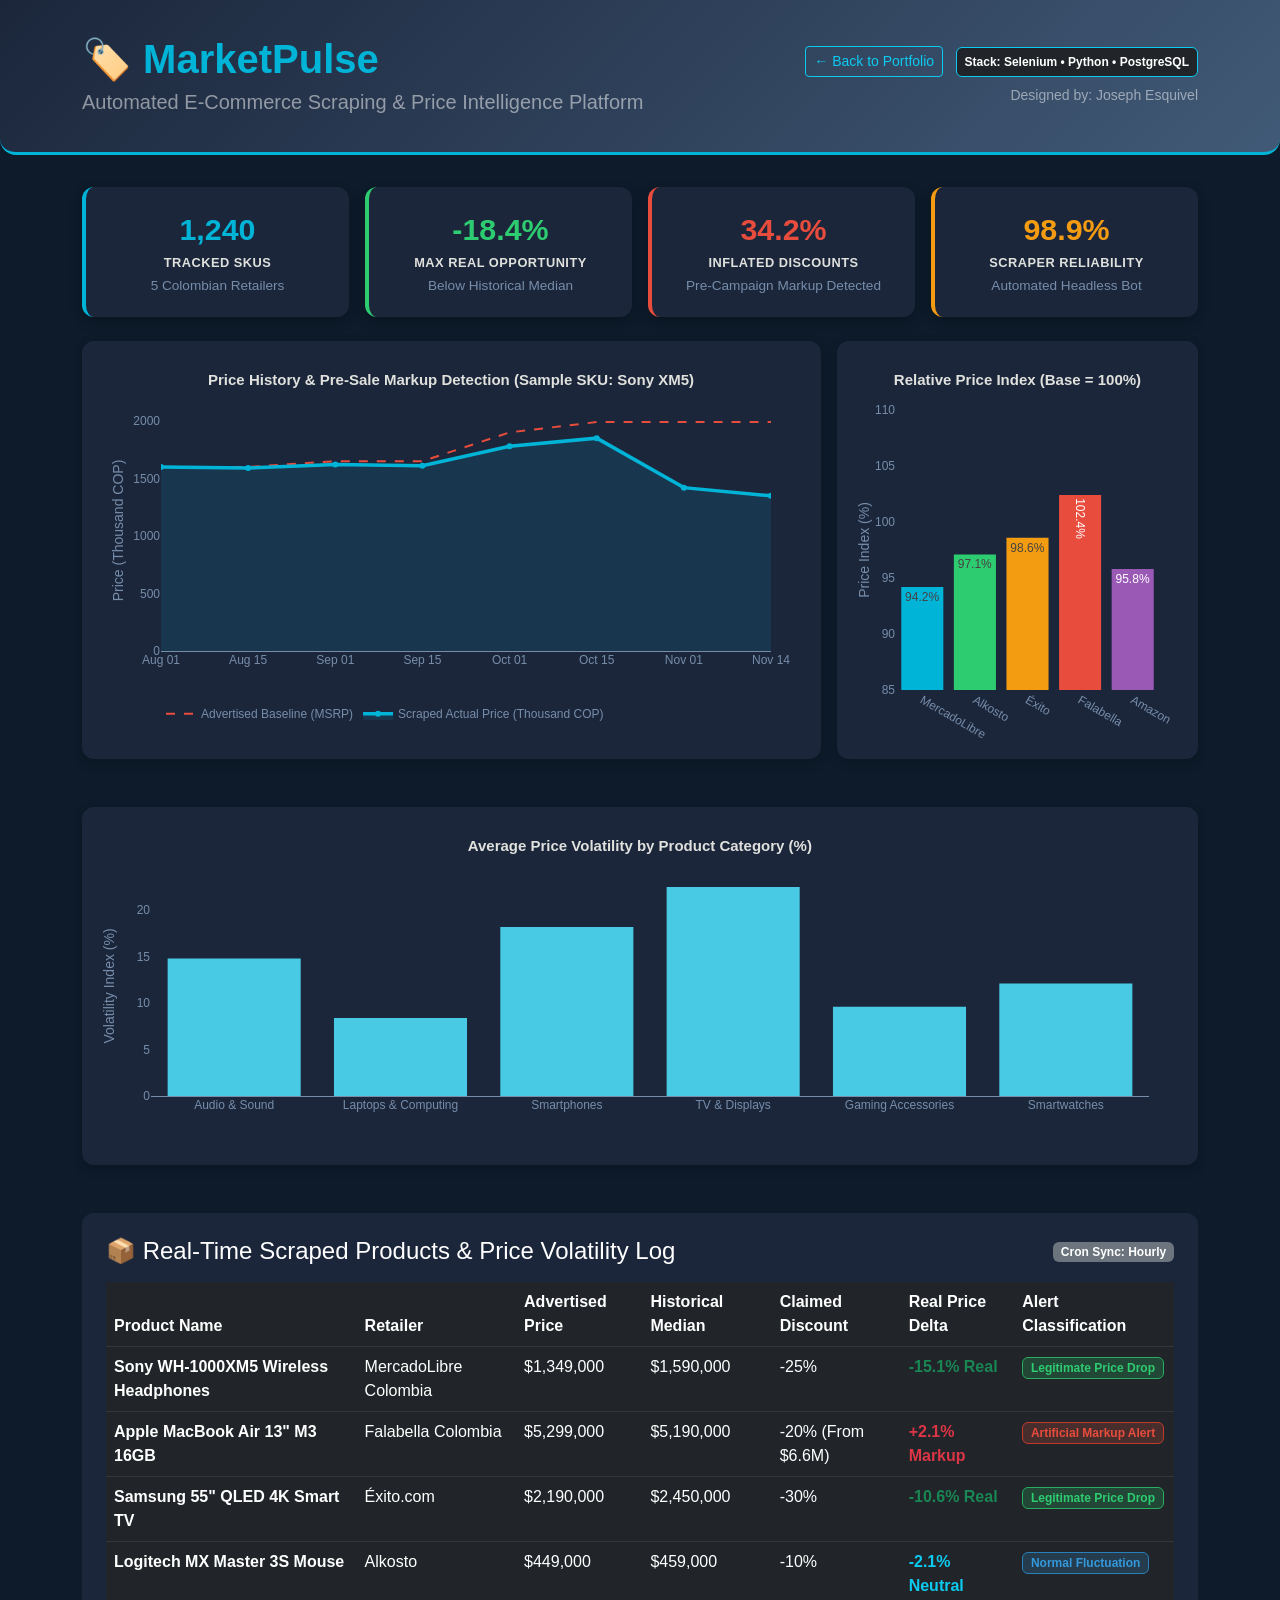
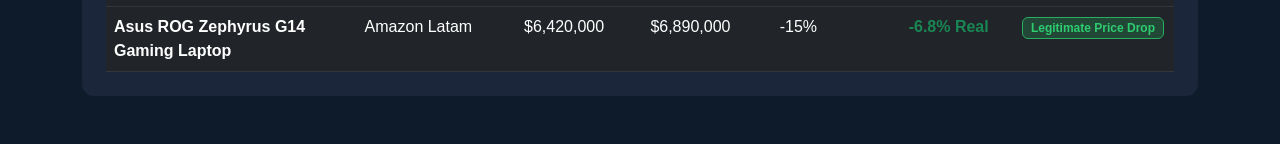
<file: market-pulse-demo.html>
<!DOCTYPE html>
<html lang="es">
<head>
    <meta charset="UTF-8">
    <meta name="viewport" content="width=device-width, initial-scale=1.0">
    <title>MarketPulse - E-Commerce Price Intelligence System</title>
    <link href="https://cdn.jsdelivr.net/npm/bootstrap@5.3.0/dist/css/bootstrap.min.css" rel="stylesheet">
    <script src="https://cdn.plot.ly/plotly-2.35.2.min.js"></script>
    <style>
        body {
            background-color: #0d1b2a;
            color: #e0e1dd;
            font-family: -apple-system, BlinkMacSystemFont, "Segoe UI", Roboto, sans-serif;
        }
        .header-custom {
            background: linear-gradient(135deg, #1b263b 0%, #415a77 100%);
            border-bottom: 3px solid #00b4d8;
            padding: 2.2rem 1rem;
            margin-bottom: 2rem;
            border-radius: 0 0 1rem 1rem;
        }
        .metric-card {
            background: #1b263b;
            border-radius: 0.75rem;
            padding: 1.25rem;
            border-left: 4px solid #00b4d8;
            box-shadow: 0 4px 12px rgba(0,0,0,0.25);
            text-align: center;
        }
        .metric-value {
            font-size: 1.9rem;
            font-weight: 700;
            color: #00b4d8;
        }
        .metric-sub {
            font-size: 0.85rem;
            color: #778da9;
            margin-top: 0.25rem;
        }
        .metric-label {
            font-size: 0.8rem;
            color: #e0e1dd;
            text-transform: uppercase;
            font-weight: 600;
            letter-spacing: 0.5px;
        }
        .chart-card {
            background: #1b263b;
            padding: 1.2rem;
            border-radius: 0.75rem;
            margin-bottom: 1.5rem;
            box-shadow: 0 4px 12px rgba(0,0,0,0.2);
        }
        .card-table {
            background: #1b263b;
            border-radius: 0.75rem;
            overflow: hidden;
            margin-bottom: 2rem;
        }
        .table-dark-custom {
            margin-bottom: 0;
            color: #e0e1dd;
        }
        .table-dark-custom thead {
            background-color: #0d1b2a;
            color: #00b4d8;
        }
        .table-dark-custom tr {
            border-bottom: 1px solid rgba(255,255,255,0.08);
        }
        .badge-real-discount {
            background: rgba(46, 204, 113, 0.2);
            color: #2ecc71;
            border: 1px solid #27ae60;
        }
        .badge-fake-discount {
            background: rgba(231, 76, 60, 0.2);
            color: #e74c3c;
            border: 1px solid #c0392b;
        }
        .badge-instock {
            background: rgba(52, 152, 219, 0.2);
            color: #3498db;
            border: 1px solid #2980b9;
        }
    </style>
</head>
<body>
    <div class="header-custom">
        <div class="container">
            <div class="d-flex justify-content-between align-items-center flex-wrap">
                <div>
                    <h1 class="display-6 fw-bold mb-1" style="color: #00b4d8;">🏷️ MarketPulse</h1>
                    <p class="lead mb-0 text-white-50">Automated E-Commerce Scraping & Price Intelligence Platform</p>
                </div>
                <div class="text-md-end mt-2 mt-md-0 d-flex flex-column align-items-md-end">
                    <div class="mb-2">
                        <a href="index.html" class="btn btn-outline-info btn-sm">← Back to Portfolio</a>
                        <span class="badge bg-dark border border-info p-2 ms-2">Stack: Selenium • Python • PostgreSQL</span>
                    </div>
                    <div class="small text-white-50">Designed by: Joseph Esquivel</div>
                </div>
            </div>
        </div>
    </div>

    <div class="container mb-5">
        <!-- Tarjetas de KPIs de Inteligencia de Precios -->
        <div class="row g-3 mb-4">
            <div class="col-md-3 col-6">
                <div class="metric-card">
                    <div class="metric-value">1,240</div>
                    <div class="metric-label">Tracked SKUs</div>
                    <div class="metric-sub">5 Colombian Retailers</div>
                </div>
            </div>
            <div class="col-md-3 col-6">
                <div class="metric-card" style="border-left-color: #2ecc71;">
                    <div class="metric-value" style="color: #2ecc71;">-18.4%</div>
                    <div class="metric-label">Max Real Opportunity</div>
                    <div class="metric-sub">Below Historical Median</div>
                </div>
            </div>
            <div class="col-md-3 col-6">
                <div class="metric-card" style="border-left-color: #e74c3c;">
                    <div class="metric-value" style="color: #e74c3c;">34.2%</div>
                    <div class="metric-label">Inflated Discounts</div>
                    <div class="metric-sub">Pre-Campaign Markup Detected</div>
                </div>
            </div>
            <div class="col-md-3 col-6">
                <div class="metric-card" style="border-left-color: #f39c12;">
                    <div class="metric-value" style="color: #f39c12;">98.9%</div>
                    <div class="metric-label">Scraper Reliability</div>
                    <div class="metric-sub">Automated Headless Bot</div>
                </div>
            </div>
        </div>

        <!-- Gráficos Principales -->
        <div class="row g-3">
            <div class="col-lg-8">
                <div class="chart-card">
                    <div id="price_history_chart" style="height: 380px;"></div>
                </div>
            </div>
            <div class="col-lg-4">
                <div class="chart-card">
                    <div id="retailer_comparison_chart" style="height: 380px;"></div>
                </div>
            </div>
        </div>

        <!-- Volatilidad y Stock -->
        <div class="row g-3 mt-2">
            <div class="col-lg-12">
                <div class="chart-card">
                    <div id="category_volatility_chart" style="height: 320px;"></div>
                </div>
            </div>
        </div>

        <!-- Tabla de Monitoreo en Vivo -->
        <div class="card-table mt-4 p-4">
            <div class="d-flex justify-content-between align-items-center mb-3">
                <h4 class="mb-0 text-white">📦 Real-Time Scraped Products & Price Volatility Log</h4>
                <span class="badge bg-secondary">Cron Sync: Hourly</span>
            </div>
            <div class="table-responsive">
                <table class="table table-dark table-hover table-dark-custom">
                    <thead>
                        <tr>
                            <th>Product Name</th>
                            <th>Retailer</th>
                            <th>Advertised Price</th>
                            <th>Historical Median</th>
                            <th>Claimed Discount</th>
                            <th>Real Price Delta</th>
                            <th>Alert Classification</th>
                        </tr>
                    </thead>
                    <tbody>
                        <tr>
                            <td><strong>Sony WH-1000XM5 Wireless Headphones</strong></td>
                            <td>MercadoLibre Colombia</td>
                            <td>$1,349,000</td>
                            <td>$1,590,000</td>
                            <td>-25%</td>
                            <td><span class="text-success fw-bold">-15.1% Real</span></td>
                            <td><span class="badge badge-real-discount">Legitimate Price Drop</span></td>
                        </tr>
                        <tr>
                            <td><strong>Apple MacBook Air 13" M3 16GB</strong></td>
                            <td>Falabella Colombia</td>
                            <td>$5,299,000</td>
                            <td>$5,190,000</td>
                            <td>-20% (From $6.6M)</td>
                            <td><span class="text-danger fw-bold">+2.1% Markup</span></td>
                            <td><span class="badge badge-fake-discount">Artificial Markup Alert</span></td>
                        </tr>
                        <tr>
                            <td><strong>Samsung 55" QLED 4K Smart TV</strong></td>
                            <td>Éxito.com</td>
                            <td>$2,190,000</td>
                            <td>$2,450,000</td>
                            <td>-30%</td>
                            <td><span class="text-success fw-bold">-10.6% Real</span></td>
                            <td><span class="badge badge-real-discount">Legitimate Price Drop</span></td>
                        </tr>
                        <tr>
                            <td><strong>Logitech MX Master 3S Mouse</strong></td>
                            <td>Alkosto</td>
                            <td>$449,000</td>
                            <td>$459,000</td>
                            <td>-10%</td>
                            <td><span class="text-info fw-bold">-2.1% Neutral</span></td>
                            <td><span class="badge badge-instock">Normal Fluctuation</span></td>
                        </tr>
                        <tr>
                            <td><strong>Asus ROG Zephyrus G14 Gaming Laptop</strong></td>
                            <td>Amazon Latam</td>
                            <td>$6,420,000</td>
                            <td>$6,890,000</td>
                            <td>-15%</td>
                            <td><span class="text-success fw-bold">-6.8% Real</span></td>
                            <td><span class="badge badge-real-discount">Legitimate Price Drop</span></td>
                        </tr>
                    </tbody>
                </table>
            </div>
        </div>
    </div>

    <script>
        // Gráfico 1: Histórico de Precio vs Descuento Falso
        const timeline = ['Aug 01', 'Aug 15', 'Sep 01', 'Sep 15', 'Oct 01', 'Oct 15', 'Nov 01', 'Nov 14'];
        const actualPrice = [1600, 1590, 1620, 1610, 1780, 1850, 1420, 1349];
        const claimedMSRP = [1600, 1600, 1650, 1650, 1900, 1990, 1990, 1990];

        Plotly.newPlot('price_history_chart', [
            {
                x: timeline,
                y: claimedMSRP,
                type: 'scatter',
                mode: 'lines',
                name: 'Advertised Baseline (MSRP)',
                line: { color: '#e74c3c', dash: 'dash', width: 2 }
            },
            {
                x: timeline,
                y: actualPrice,
                type: 'scatter',
                mode: 'lines+markers',
                name: 'Scraped Actual Price (Thousand COP)',
                line: { color: '#00b4d8', width: 3.5 },
                fill: 'tozeroy',
                fillcolor: 'rgba(0, 180, 216, 0.12)'
            }
        ], {
            title: { text: '<b>Price History & Pre-Sale Markup Detection (Sample SKU: Sony XM5)</b>', font: { color: '#e0e1dd', size: 15 } },
            paper_bgcolor: 'transparent',
            plot_bgcolor: 'transparent',
            margin: { t: 50, r: 30, l: 60, b: 40 },
            legend: { orientation: 'h', y: -0.2, font: { color: '#778da9' } },
            xaxis: { color: '#778da9', gridcolor: '#1b263b' },
            yaxis: { title: 'Price (Thousand COP)', color: '#778da9', gridcolor: '#1b263b' }
        }, { responsive: true, displayModeBar: false });

        // Gráfico 2: Competitividad por Retailer
        Plotly.newPlot('retailer_comparison_chart', [{
            x: ['MercadoLibre', 'Alkosto', 'Éxito', 'Falabella', 'Amazon'],
            y: [94.2, 97.1, 98.6, 102.4, 95.8],
            type: 'bar',
            marker: {
                color: ['#00b4d8', '#2ecc71', '#f39c12', '#e74c3c', '#9b59b6']
            },
            text: ['94.2%', '97.1%', '98.6%', '102.4%', '95.8%'],
            textposition: 'auto'
        }], {
            title: { text: '<b>Relative Price Index (Base = 100%)</b>', font: { color: '#e0e1dd', size: 15 } },
            paper_bgcolor: 'transparent',
            plot_bgcolor: 'transparent',
            margin: { t: 50, r: 20, l: 40, b: 50 },
            xaxis: { color: '#778da9', gridcolor: '#1b263b' },
            yaxis: { title: 'Price Index (%)', color: '#778da9', gridcolor: '#1b263b', range: [85, 110] }
        }, { responsive: true, displayModeBar: false });

        // Gráfico 3: Volatilidad por Categoría
        Plotly.newPlot('category_volatility_chart', [{
            x: ['Audio & Sound', 'Laptops & Computing', 'Smartphones', 'TV & Displays', 'Gaming Accessories', 'Smartwatches'],
            y: [14.8, 8.4, 18.2, 22.5, 9.6, 12.1],
            type: 'bar',
            marker: { color: '#48cae4' }
        }], {
            title: { text: '<b>Average Price Volatility by Product Category (%)</b>', font: { color: '#e0e1dd', size: 15 } },
            paper_bgcolor: 'transparent',
            plot_bgcolor: 'transparent',
            margin: { t: 50, r: 30, l: 50, b: 50 },
            xaxis: { color: '#778da9', gridcolor: '#1b263b' },
            yaxis: { title: 'Volatility Index (%)', color: '#778da9', gridcolor: '#1b263b' }
        }, { responsive: true, displayModeBar: false });
    </script>
</body>
</html>
</file>
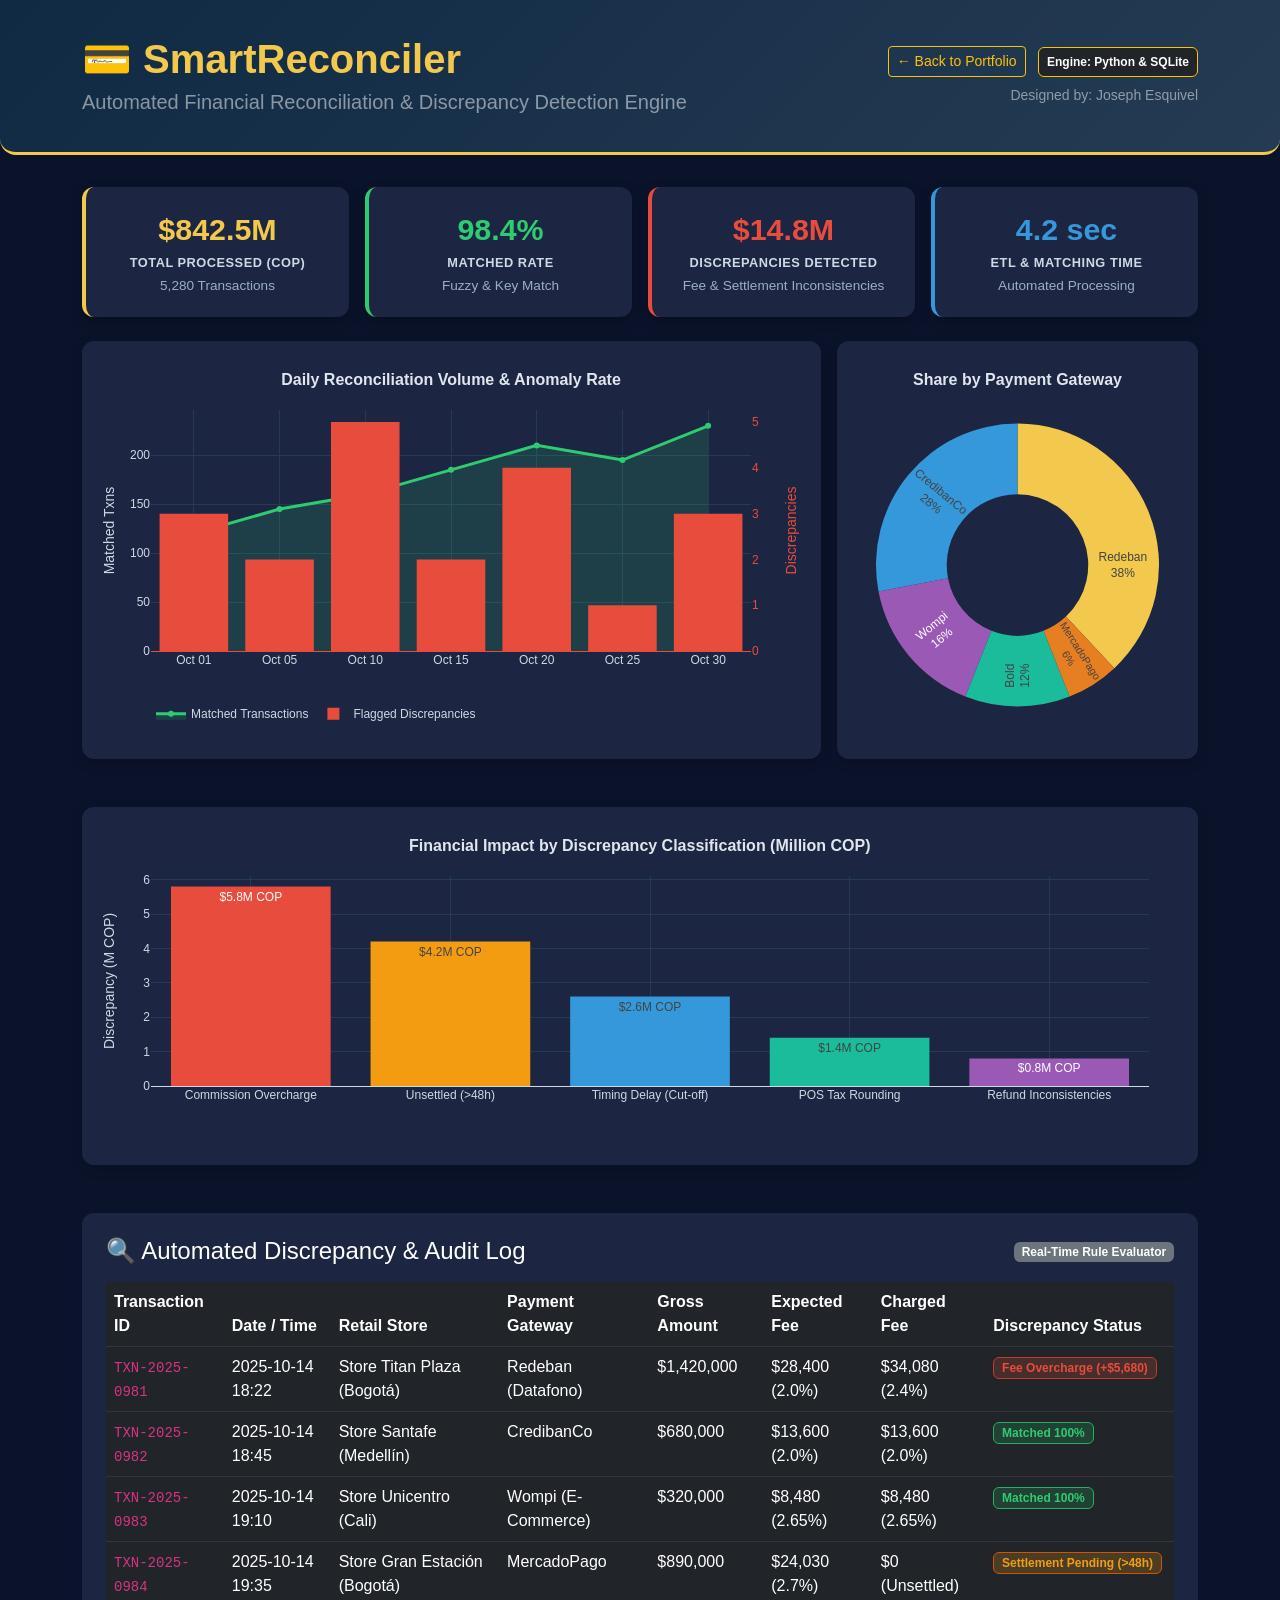
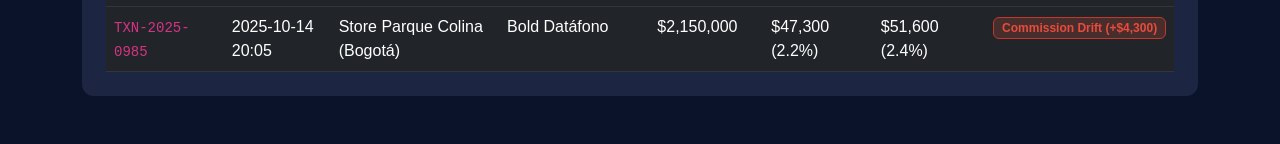
<file: smart-reconciler-demo.html>
<!DOCTYPE html>
<html lang="es">
<head>
    <meta charset="UTF-8">
    <meta name="viewport" content="width=device-width, initial-scale=1.0">
    <title>SmartReconciler - Automated Financial Reconciliation Engine</title>
    <link href="https://cdn.jsdelivr.net/npm/bootstrap@5.3.0/dist/css/bootstrap.min.css" rel="stylesheet">
    <script src="https://cdn.plot.ly/plotly-2.35.2.min.js"></script>
    <style>
        body {
            background-color: #0b132b;
            color: #e0e6ed;
            font-family: -apple-system, BlinkMacSystemFont, "Segoe UI", Roboto, sans-serif;
        }
        .header-custom {
            background: linear-gradient(135deg, #102a43 0%, #243b53 100%);
            border-bottom: 3px solid #f2c94c;
            padding: 2.2rem 1rem;
            margin-bottom: 2rem;
            border-radius: 0 0 1rem 1rem;
        }
        .metric-card {
            background: #1c2541;
            border-radius: 0.75rem;
            padding: 1.25rem;
            border-left: 4px solid #f2c94c;
            box-shadow: 0 4px 12px rgba(0,0,0,0.25);
            text-align: center;
        }
        .metric-value {
            font-size: 1.9rem;
            font-weight: 700;
            color: #f2c94c;
        }
        .metric-sub {
            font-size: 0.85rem;
            color: #9baec8;
            margin-top: 0.25rem;
        }
        .metric-label {
            font-size: 0.8rem;
            color: #cdd9e5;
            text-transform: uppercase;
            font-weight: 600;
            letter-spacing: 0.5px;
        }
        .chart-card {
            background: #1c2541;
            padding: 1.2rem;
            border-radius: 0.75rem;
            margin-bottom: 1.5rem;
            box-shadow: 0 4px 12px rgba(0,0,0,0.2);
        }
        .card-table {
            background: #1c2541;
            border-radius: 0.75rem;
            overflow: hidden;
            margin-bottom: 2rem;
        }
        .table-dark-custom {
            margin-bottom: 0;
            color: #e0e6ed;
        }
        .table-dark-custom thead {
            background-color: #0b132b;
            color: #f2c94c;
        }
        .table-dark-custom tr {
            border-bottom: 1px solid rgba(255,255,255,0.08);
        }
        .badge-matched {
            background: rgba(39, 174, 96, 0.2);
            color: #2ecc71;
            border: 1px solid #27ae60;
        }
        .badge-discrepancy {
            background: rgba(231, 76, 60, 0.2);
            color: #e74c3c;
            border: 1px solid #c0392b;
        }
        .badge-warning {
            background: rgba(243, 156, 18, 0.2);
            color: #f39c12;
            border: 1px solid #d35400;
        }
    </style>
</head>
<body>
    <div class="header-custom">
        <div class="container">
            <div class="d-flex justify-content-between align-items-center flex-wrap">
                <div>
                    <h1 class="display-6 fw-bold mb-1" style="color: #f2c94c;">💳 SmartReconciler</h1>
                    <p class="lead mb-0 text-white-50">Automated Financial Reconciliation & Discrepancy Detection Engine</p>
                </div>
                <div class="text-md-end mt-2 mt-md-0 d-flex flex-column align-items-md-end">
                    <div class="mb-2">
                        <a href="index.html" class="btn btn-outline-warning btn-sm">← Back to Portfolio</a>
                        <span class="badge bg-dark border border-warning p-2 ms-2">Engine: Python & SQLite</span>
                    </div>
                    <div class="small text-white-50">Designed by: Joseph Esquivel</div>
                </div>
            </div>
        </div>
    </div>

    <div class="container mb-5">
        <!-- Tarjetas de KPIs de Conciliación -->
        <div class="row g-3 mb-4">
            <div class="col-md-3 col-6">
                <div class="metric-card">
                    <div class="metric-value">$842.5M</div>
                    <div class="metric-label">Total Processed (COP)</div>
                    <div class="metric-sub">5,280 Transactions</div>
                </div>
            </div>
            <div class="col-md-3 col-6">
                <div class="metric-card" style="border-left-color: #2ecc71;">
                    <div class="metric-value" style="color: #2ecc71;">98.4%</div>
                    <div class="metric-label">Matched Rate</div>
                    <div class="metric-sub">Fuzzy & Key Match</div>
                </div>
            </div>
            <div class="col-md-3 col-6">
                <div class="metric-card" style="border-left-color: #e74c3c;">
                    <div class="metric-value" style="color: #e74c3c;">$14.8M</div>
                    <div class="metric-label">Discrepancies Detected</div>
                    <div class="metric-sub">Fee & Settlement Inconsistencies</div>
                </div>
            </div>
            <div class="col-md-3 col-6">
                <div class="metric-card" style="border-left-color: #3498db;">
                    <div class="metric-value" style="color: #3498db;">4.2 sec</div>
                    <div class="metric-label">ETL & Matching Time</div>
                    <div class="metric-sub">Automated Processing</div>
                </div>
            </div>
        </div>

        <!-- Gráficos Principales -->
        <div class="row g-3">
            <div class="col-lg-8">
                <div class="chart-card">
                    <div id="reconciliation_trend_chart" style="height: 380px;"></div>
                </div>
            </div>
            <div class="col-lg-4">
                <div class="chart-card">
                    <div id="gateways_breakdown_chart" style="height: 380px;"></div>
                </div>
            </div>
        </div>

        <!-- Gráfico de Discrepancias y Comisiones -->
        <div class="row g-3 mt-2">
            <div class="col-lg-12">
                <div class="chart-card">
                    <div id="discrepancy_types_chart" style="height: 320px;"></div>
                </div>
            </div>
        </div>

        <!-- Tabla de Auditoría y Detección de Discrepancias -->
        <div class="card-table mt-4 p-4">
            <div class="d-flex justify-content-between align-items-center mb-3">
                <h4 class="mb-0 text-white">🔍 Automated Discrepancy & Audit Log</h4>
                <span class="badge bg-secondary">Real-Time Rule Evaluator</span>
            </div>
            <div class="table-responsive">
                <table class="table table-dark table-hover table-dark-custom">
                    <thead>
                        <tr>
                            <th>Transaction ID</th>
                            <th>Date / Time</th>
                            <th>Retail Store</th>
                            <th>Payment Gateway</th>
                            <th>Gross Amount</th>
                            <th>Expected Fee</th>
                            <th>Charged Fee</th>
                            <th>Discrepancy Status</th>
                        </tr>
                    </thead>
                    <tbody>
                        <tr>
                            <td><code>TXN-2025-0981</code></td>
                            <td>2025-10-14 18:22</td>
                            <td>Store Titan Plaza (Bogotá)</td>
                            <td>Redeban (Datafono)</td>
                            <td>$1,420,000</td>
                            <td>$28,400 (2.0%)</td>
                            <td>$34,080 (2.4%)</td>
                            <td><span class="badge badge-discrepancy">Fee Overcharge (+$5,680)</span></td>
                        </tr>
                        <tr>
                            <td><code>TXN-2025-0982</code></td>
                            <td>2025-10-14 18:45</td>
                            <td>Store Santafe (Medellín)</td>
                            <td>CredibanCo</td>
                            <td>$680,000</td>
                            <td>$13,600 (2.0%)</td>
                            <td>$13,600 (2.0%)</td>
                            <td><span class="badge badge-matched">Matched 100%</span></td>
                        </tr>
                        <tr>
                            <td><code>TXN-2025-0983</code></td>
                            <td>2025-10-14 19:10</td>
                            <td>Store Unicentro (Cali)</td>
                            <td>Wompi (E-Commerce)</td>
                            <td>$320,000</td>
                            <td>$8,480 (2.65%)</td>
                            <td>$8,480 (2.65%)</td>
                            <td><span class="badge badge-matched">Matched 100%</span></td>
                        </tr>
                        <tr>
                            <td><code>TXN-2025-0984</code></td>
                            <td>2025-10-14 19:35</td>
                            <td>Store Gran Estación (Bogotá)</td>
                            <td>MercadoPago</td>
                            <td>$890,000</td>
                            <td>$24,030 (2.7%)</td>
                            <td>$0 (Unsettled)</td>
                            <td><span class="badge badge-warning">Settlement Pending (>48h)</span></td>
                        </tr>
                        <tr>
                            <td><code>TXN-2025-0985</code></td>
                            <td>2025-10-14 20:05</td>
                            <td>Store Parque Colina (Bogotá)</td>
                            <td>Bold Datáfono</td>
                            <td>$2,150,000</td>
                            <td>$47,300 (2.2%)</td>
                            <td>$51,600 (2.4%)</td>
                            <td><span class="badge badge-discrepancy">Commission Drift (+$4,300)</span></td>
                        </tr>
                    </tbody>
                </table>
            </div>
        </div>
    </div>

    <script>
        // Gráfico 1: Tendencia de Conciliación
        const days = ['Oct 01', 'Oct 05', 'Oct 10', 'Oct 15', 'Oct 20', 'Oct 25', 'Oct 30'];
        const matchedData = [120, 145, 160, 185, 210, 195, 230];
        const discrepancyData = [3, 2, 5, 2, 4, 1, 3];

        Plotly.newPlot('reconciliation_trend_chart', [
            {
                x: days,
                y: matchedData,
                type: 'scatter',
                mode: 'lines+markers',
                name: 'Matched Transactions',
                line: { color: '#2ecc71', width: 3 },
                fill: 'tozeroy',
                fillcolor: 'rgba(46, 204, 113, 0.15)'
            },
            {
                x: days,
                y: discrepancyData,
                type: 'bar',
                name: 'Flagged Discrepancies',
                marker: { color: '#e74c3c' },
                yaxis: 'y2'
            }
        ], {
            title: { text: '<b>Daily Reconciliation Volume & Anomaly Rate</b>', font: { color: '#e0e6ed', size: 16 } },
            paper_bgcolor: 'transparent',
            plot_bgcolor: 'transparent',
            margin: { t: 50, r: 50, l: 50, b: 40 },
            legend: { orientation: 'h', y: -0.2, font: { color: '#cdd9e5' } },
            xaxis: { color: '#cdd9e5', gridcolor: '#243b53' },
            yaxis: { title: 'Matched Txns', color: '#cdd9e5', gridcolor: '#243b53' },
            yaxis2: { title: 'Discrepancies', overlaying: 'y', side: 'right', color: '#e74c3c', showgrid: false }
        }, { responsive: true, displayModeBar: false });

        // Gráfico 2: Desglose por Pasarela de Pago
        Plotly.newPlot('gateways_breakdown_chart', [{
            labels: ['Redeban', 'CredibanCo', 'Wompi', 'Bold', 'MercadoPago'],
            values: [38, 28, 16, 12, 6],
            type: 'pie',
            hole: 0.5,
            marker: { colors: ['#f2c94c', '#3498db', '#9b59b6', '#1abc9c', '#e67e22'] },
            textinfo: 'label+percent',
            textposition: 'inside',
            insidetextorientation: 'radial'
        }], {
            title: { text: '<b>Share by Payment Gateway</b>', font: { color: '#e0e6ed', size: 16 } },
            paper_bgcolor: 'transparent',
            plot_bgcolor: 'transparent',
            margin: { t: 50, r: 20, l: 20, b: 20 },
            showlegend: false
        }, { responsive: true, displayModeBar: false });

        // Gráfico 3: Causas de Discrepancia
        Plotly.newPlot('discrepancy_types_chart', [{
            x: ['Commission Overcharge', 'Unsettled (>48h)', 'Timing Delay (Cut-off)', 'POS Tax Rounding', 'Refund Inconsistencies'],
            y: [5.8, 4.2, 2.6, 1.4, 0.8],
            type: 'bar',
            marker: {
                color: ['#e74c3c', '#f39c12', '#3498db', '#1abc9c', '#9b59b6']
            },
            text: ['$5.8M COP', '$4.2M COP', '$2.6M COP', '$1.4M COP', '$0.8M COP'],
            textposition: 'auto'
        }], {
            title: { text: '<b>Financial Impact by Discrepancy Classification (Million COP)</b>', font: { color: '#e0e6ed', size: 16 } },
            paper_bgcolor: 'transparent',
            plot_bgcolor: 'transparent',
            margin: { t: 50, r: 30, l: 50, b: 60 },
            xaxis: { color: '#cdd9e5', gridcolor: '#243b53' },
            yaxis: { title: 'Discrepancy (M COP)', color: '#cdd9e5', gridcolor: '#243b53' }
        }, { responsive: true, displayModeBar: false });
    </script>
</body>
</html>
</file>
<file: styles.css>
:root {
  --paper: #EEF3F0;   
  --ink:   #0F2A26;   
  --green: #1F6F5C;   
  --mark:  #F2C94C;  
  --line:  #C5D3CC; 
  --white: #fff;

  --head: 'Bricolage Grotesque', 'Trebuchet MS', sans-serif; 
  --body: 'IBM Plex Sans', 'Segoe UI', sans-serif;            
}




* {
  box-sizing: border-box;
  margin: 0;
  padding: 0;
}

html {
  scroll-behavior: smooth;    
  scroll-padding-top: 72px;   
}

body {
  font-family: var(--body);
  background: var(--paper);
  color: var(--ink);
  line-height: 1.6;        
  font-size: 17px;
}

a {
  color: inherit;          
}


:focus-visible {
  outline: 3px solid var(--green);
  outline-offset: 3px;
}


.wrap {
  max-width: 1040px;
  margin: 0 auto;              
  padding: 0 24px;
}




header {
  position: sticky;           
  top: 0;
  z-index: 10;                 
  background: var(--paper);
  border-bottom: 2px solid var(--ink);
}

nav {
  display: flex;              
  align-items: center;        
  justify-content: space-between; 
  height: 64px;
}

.logo {
  font-family: var(--head);
  font-weight: 800;
  font-size: 1.2rem;
  text-decoration: none;        
}


.menu {
  display: flex;
  gap: 6px;                    
  list-style: none;          
  align-items: center;
}

.menu > li {
  position: relative;         
}


.menu button,
.menu > li > a {
  font: 500 .95rem var(--body);
  background: none;
  border: 0;
  padding: 8px 12px;
  cursor: pointer;           
  color: var(--ink);
  text-decoration: none;
  display: block;
}


.menu button:hover,
.menu > li > a:hover {
  background: var(--mark);
}


.menu button::after {
  content: " ▾";
}


.drop {
  display: none;
  position: absolute;        
  top: 100%;
  left: 0;
  min-width: 260px;
  background: var(--white);
  border: 2px solid var(--ink);
  padding: 6px;
  list-style: none;
}

.drop.open {
  display: block;           
}

.drop a {
  display: block;
  padding: 8px 10px;
  text-decoration: none;
  font-size: .92rem;
}

.drop a:hover {
  background: var(--paper);
}

.drop small {
  display: block;
  color: var(--green);
  font-size: .8rem;
}

.burger {
  display: none;
  font: 500 .95rem var(--body);
  background: var(--ink);
  color: var(--paper);
  border: 0;
  padding: 8px 14px;
  cursor: pointer;
}




.btn {
  display: inline-block;
  font: 700 1rem var(--head);
  padding: 12px 22px;
  border: 2px solid var(--ink);
  text-decoration: none;
  background: var(--mark);
  color: var(--ink);
  transition: transform .15s;  
}

.btn:hover {
  transform: translate(-2px, -2px);
  box-shadow: 4px 4px 0 var(--ink);
}


.btn.alt {
  background: var(--white);
}



.hero {
  background-image: repeating-linear-gradient(transparent 0 35px, var(--line) 35px 36px);
  border-bottom: 2px solid var(--ink);
}


.hero .wrap {
  display: grid;
  grid-template-columns: 1.4fr 1fr;
  gap: 48px;
  align-items: center;
  padding-top: 72px;
  padding-bottom: 72px;
}


.hero h1 {
  font: 800 clamp(2.6rem, 7vw, 5rem) / 1 var(--head);
  letter-spacing: -.02em;
}


.hero h1 span {
  background: var(--mark);
  padding: 0 .1em;
}


.hero p.lead {
  margin: 24px 0 32px;
  max-width: 52ch;            
  background: var(--paper); 
  display: inline-block;
}


.cta {
  display: flex;
  gap: 14px;
  flex-wrap: wrap;             
}




.ph {
  background: var(--white);
  border: 2px solid var(--ink);
  display: flex;
  align-items: center;
  justify-content: center;    
  position: relative;
  color: var(--green);
  font: 700 .9rem var(--head);
}


.ph::before,
.ph::after {
  content: "";
  position: absolute;
  inset: 0;                   
  background: linear-gradient(to top right,
              transparent calc(50% - 1px),
              var(--ink) 50%,
              transparent calc(50% + 1px));
}

.ph::after {
  transform: scaleX(-1);       
}


.ph span {
  position: relative;
  z-index: 1;
  background: var(--white);
  padding: 2px 8px;
}

.photo {
  display: block;
  width: 100%;
  aspect-ratio: 4 / 5;
  object-fit: cover;
  box-shadow: 10px 10px 0 var(--green);
}




section {
  padding: 72px 0;             
  border-bottom: 2px solid var(--ink);
}

h2 {
  font: 800 clamp(1.8rem, 4vw, 2.6rem) / 1.1 var(--head);
  margin-bottom: 12px;
}


.sub {
  max-width: 60ch;
  margin-bottom: 32px;
}




.stats {
  display: grid;
  grid-template-columns: repeat(3, 1fr);
  gap: 0;
  border: 2px solid var(--ink);
  background: var(--white);
}

.stats div {
  padding: 20px;
  border-right: 2px solid var(--ink);   
}


.stats div:last-child {
  border: 0;
}

.stats b {
  font: 800 1.6rem var(--head);
  display: block;              
}




details {
  border: 2px solid var(--ink);
  background: var(--white);
  margin-bottom: 12px;
}

summary {
  cursor: pointer;
  padding: 16px 20px;
  font: 700 1.1rem var(--head);
  list-style: none;            
  display: flex;
  justify-content: space-between;
  gap: 12px;
}


summary::-webkit-details-marker {
  display: none;
}


summary::after {
  content: "+";
  font-size: 1.4rem;
  line-height: 1;
}

details[open] summary::after {
  content: "–";
}

details[open] summary {
  background: var(--mark);
  border-bottom: 2px solid var(--ink);
}


summary em {
  font: 400 .9rem var(--body);
  font-style: normal;         
  color: var(--green);
  display: block;
}

details[open] summary em {
  color: var(--ink);
}

.det {
  padding: 18px 20px;
}



.skills {
  display: grid;
  grid-template-columns: repeat(2, 1fr);
  gap: 20px;
}

.skills article {
  border: 2px solid var(--ink);
  background: var(--white);
  padding: 20px;
}

.skills h3 {
  font: 700 1.15rem var(--head);
  margin-bottom: 8px;
}

.skills ul {
  padding-left: 18px;         
}

.wire {
  display: grid;
  grid-template-columns: repeat(auto-fit, minmax(280px, 1fr));
  gap: 24px;
}

.wire > div {
  display: flex;
  flex-direction: column;
}

.wire > div > div:last-child {
  margin-top: auto;
  padding-top: 14px;
}

.wire .ph {
  aspect-ratio: 16 / 10;     
}

.wire p {
  font-size: .9rem;
  margin-top: 8px;
  color: var(--green);
}

.wire .tags {
  display: flex;
  flex-wrap: wrap;
  gap: 6px;
  margin-top: 10px;
}

.wire .tag {
  font-size: .78rem;
  font-weight: 500;
  padding: 3px 8px;
  background: var(--white);
  border: 1px solid var(--ink);
  color: var(--ink);
}

.wire .ph-link {
  display: block;
  text-decoration: none;
  cursor: pointer;
}

.wire .ph-image {
  position: relative;
  overflow: hidden;
  background: var(--ink);
  transition: transform .18s ease, box-shadow .18s ease;
}

.wire .ph-image::before,
.wire .ph-image::after {
  display: none !important;
}

.wire .ph-image img {
  width: 100%;
  height: 100%;
  object-fit: cover;
  display: block;
  transition: transform .3s ease;
}

.wire .ph-link:hover .ph-image {
  transform: translate(-3px, -3px);
  box-shadow: 6px 6px 0 var(--ink);
}

.wire .ph-link:hover .ph-image img {
  transform: scale(1.04);
}

.wire .live-pill {
  position: absolute;
  top: 10px;
  right: 10px;
  background: var(--mark);
  color: var(--ink);
  font: 700 .75rem var(--head);
  padding: 3px 8px;
  border: 1.5px solid var(--ink);
  z-index: 2;
  box-shadow: 2px 2px 0 var(--ink);
  letter-spacing: 0.5px;
}

.wire .ph-caption {
  position: absolute;
  bottom: 10px;
  left: 10px;
  background: var(--white);
  color: var(--ink);
  font: 700 .85rem var(--head);
  padding: 4px 10px;
  border: 1.5px solid var(--ink);
  z-index: 2;
  box-shadow: 2px 2px 0 var(--ink);
}

.wire .btn-demo {
  display: inline-flex;
  align-items: center;
  gap: 6px;
  font: 700 .85rem var(--head);
  padding: 7px 14px;
  background: var(--mark);
  border: 1.5px solid var(--ink);
  color: var(--ink);
  text-decoration: none;
  margin-top: 12px;
  transition: transform .15s ease, box-shadow .15s ease, background .15s ease;
}

.wire .btn-demo:hover {
  transform: translate(-2px, -2px);
  box-shadow: 3px 3px 0 var(--ink);
  background: #f7d56e;
}



#contacto {
  background: var(--ink);
  color: var(--paper);
}

#contacto .btn.alt {
  background: var(--paper);
}

footer {
  padding: 20px 0;
  text-align: center;
  font-size: .9rem;
}



@media (max-width: 760px) {

  /* Aparece el botón "Menú" */
  .burger {
    display: block;
  }


  .menu {
    display: none;
    position: absolute;
    top: 64px;
    left: 0;
    right: 0;
    background: var(--paper);
    flex-direction: column;
    align-items: stretch;
    border-bottom: 2px solid var(--ink);
    padding: 8px 24px 16px;
  }

  .menu.open {
    display: flex;
  }


  .drop {
    position: static;
    border-width: 0 0 0 4px;
    margin: 0 0 6px 8px;
  }


  .hero .wrap,
  .skills,
  .wire {
    grid-template-columns: 1fr;
  }

  .photo {
    max-width: 320px;
  }

  .stats {
    grid-template-columns: 1fr;
  }


  .stats div {
    border-right: 0;
    border-bottom: 2px solid var(--ink);
  }
}



@media (prefers-reduced-motion: reduce) {
  * {
    transition: none !important;
    scroll-behavior: auto !important;
  }
}
</file>
